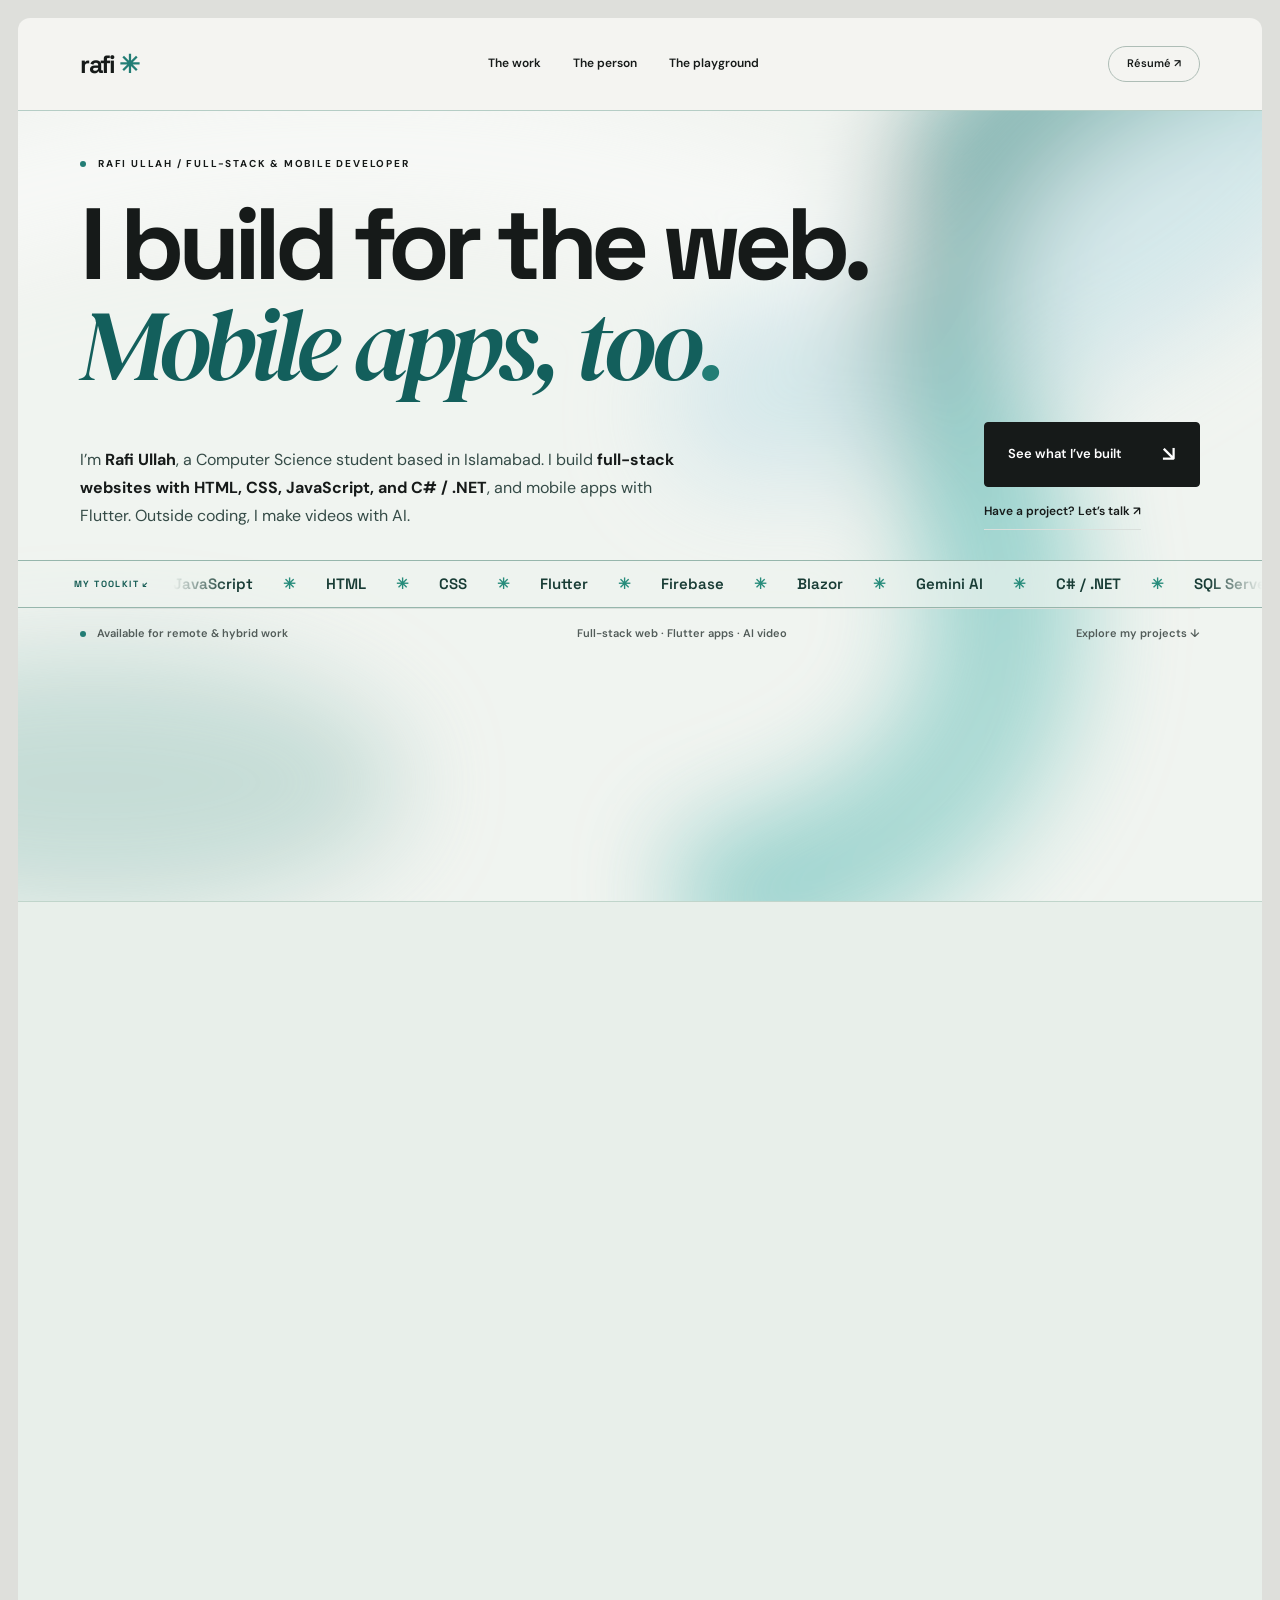
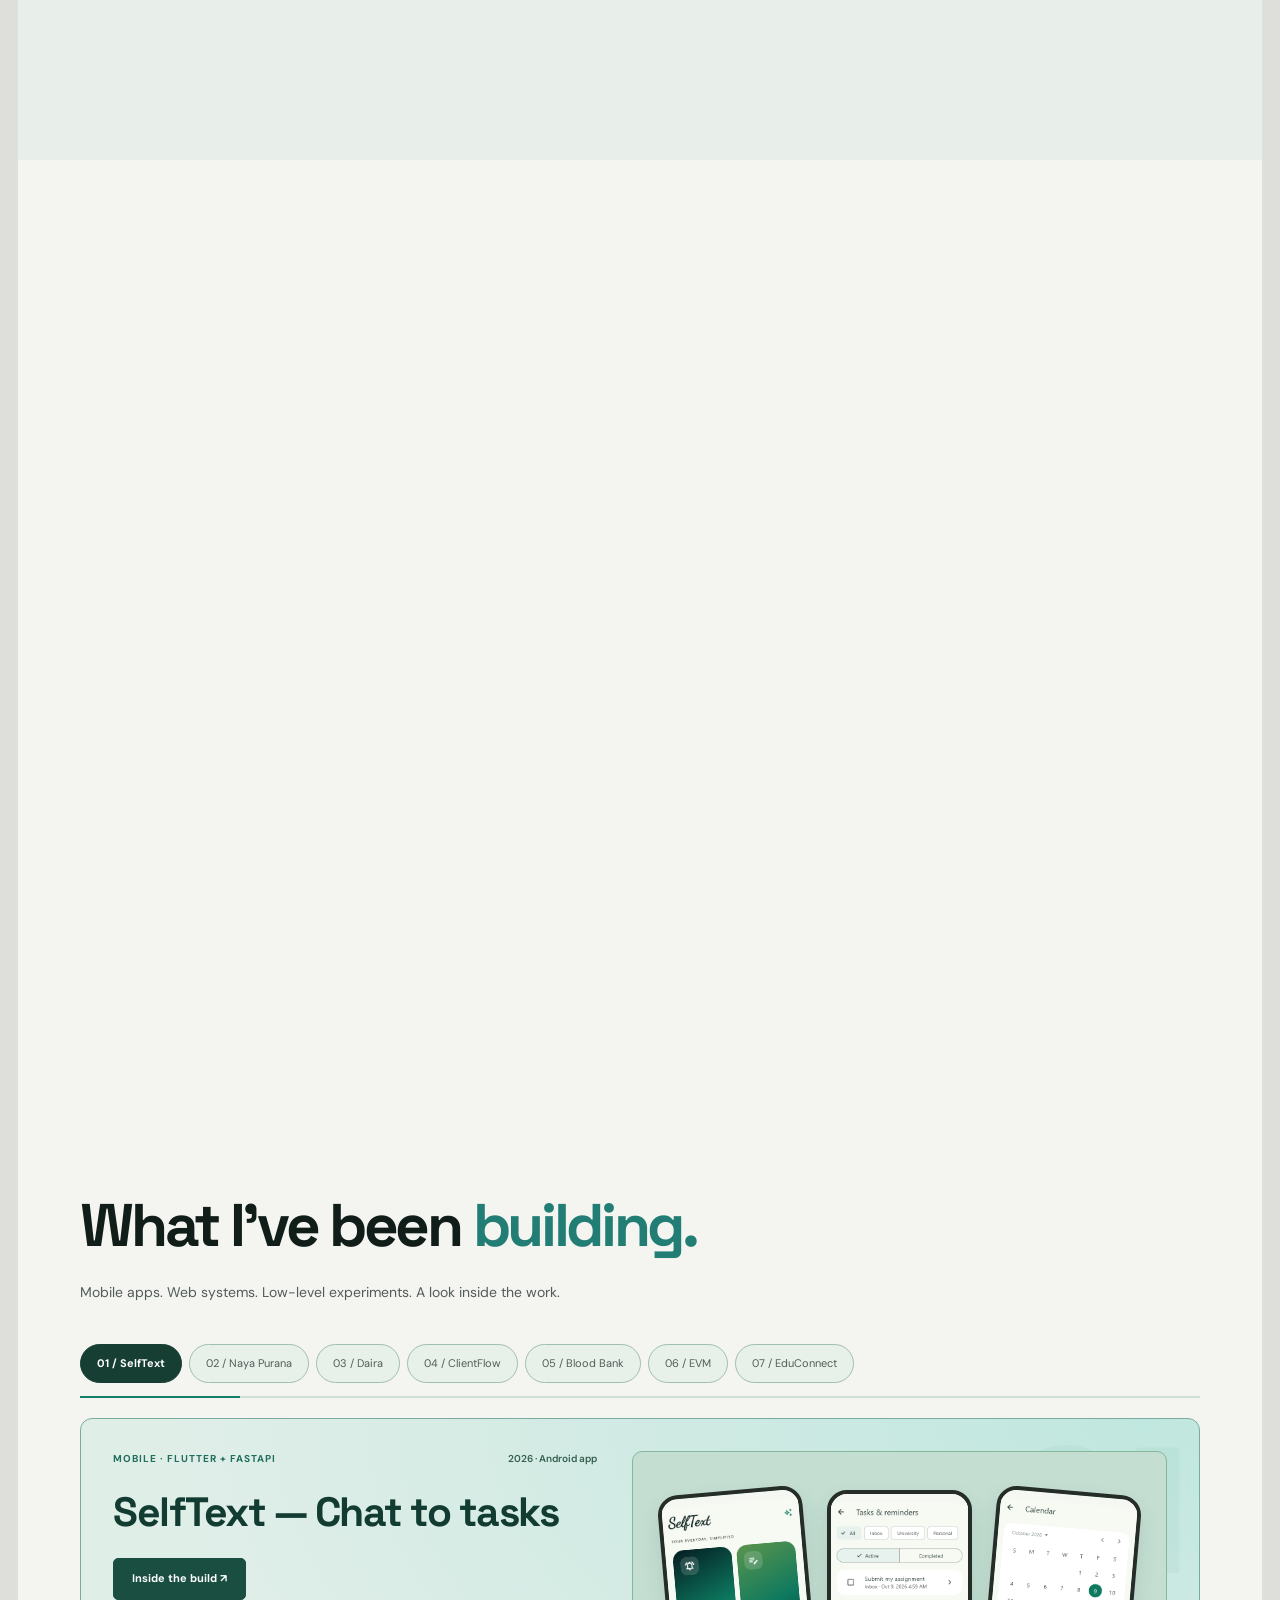
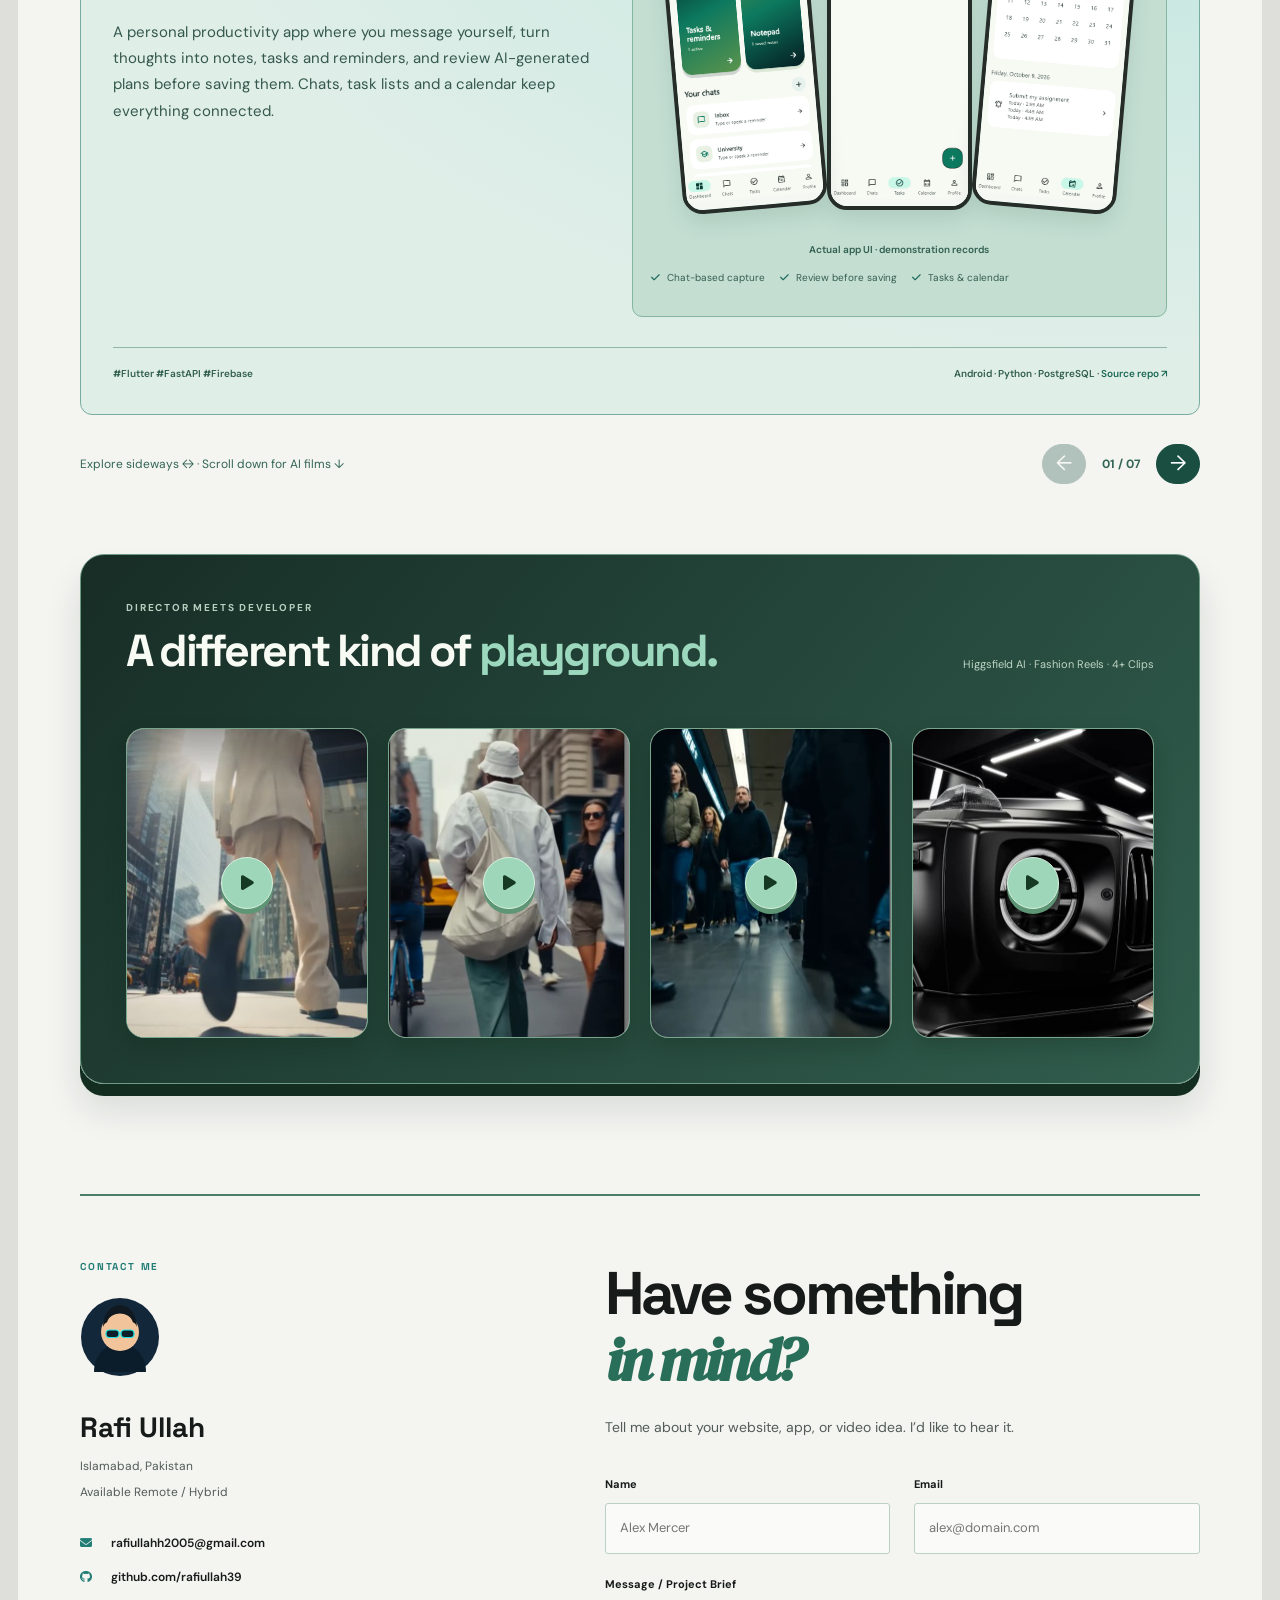
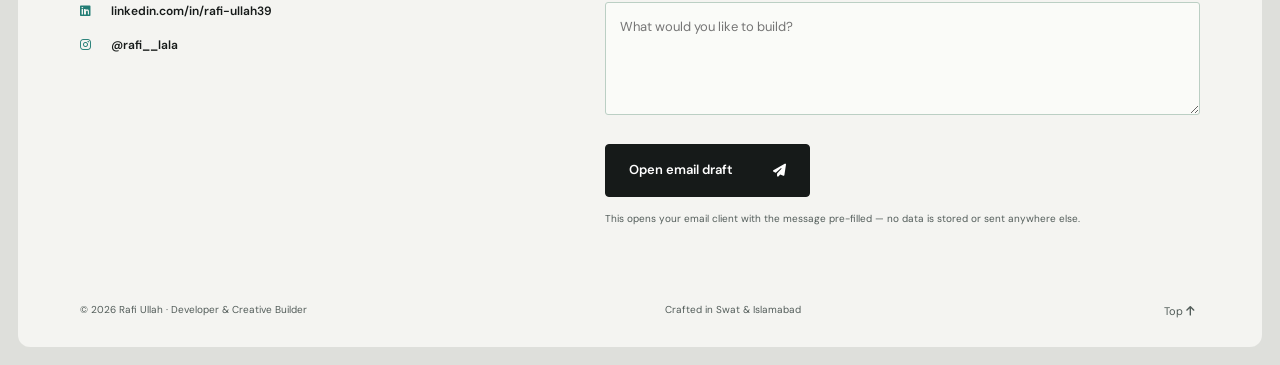
<file: index.html>
<!DOCTYPE html>
<html lang="en">
<head>
<meta charset="UTF-8">
<meta name="viewport" content="width=device-width, initial-scale=1.0">
<title>Rafi Ullah — Developer & Creative Builder</title>
<meta name="description" content="Rafi Ullah — full-stack web and Flutter developer in Islamabad. Explore mobile apps, web projects, and AI video work.">
<link rel="canonical" href="https://rafi-builds.vercel.app/">
<meta property="og:type" content="website">
<meta property="og:title" content="Rafi Ullah — Web & Flutter Developer">
<meta property="og:description" content="Explore my full-stack web and Flutter projects, case studies, and AI video work.">
<meta property="og:url" content="https://rafi-builds.vercel.app/">
<meta property="og:image" content="https://rafi-builds.vercel.app/assets/portfolio-preview.jpg">
<meta name="twitter:card" content="summary_large_image">

<link rel="preconnect" href="https://fonts.googleapis.com">
<link href="https://fonts.googleapis.com/css2?family=Space+Grotesk:wght@400;500;600;700&family=DM+Sans:wght@400;500;600;700&family=DM+Serif+Display:ital@0;1&display=swap" rel="stylesheet">
<link rel="stylesheet" href="https://cdnjs.cloudflare.com/ajax/libs/font-awesome/6.5.1/css/all.min.css">
<link rel="stylesheet" href="minimal.css">
<link rel="stylesheet" href="motion-polish.css?v=20261025">
</head>
<body>

<div class="reading-progress" aria-hidden="true"></div>
<header class="site-header"><a class="brand" href="#top">rafi<span>✳</span></a><nav aria-label="Main navigation"><a href="#projects">The work</a><a href="#person-intro">The person</a><a href="#playground">The playground</a></nav><a class="resume-btn" href="assets/Rafi_Ullah_CV.pdf" download>Résumé ↗</a></header>
<main><section class="hero" id="top"><div class="hero-grain" aria-hidden="true"></div><div class="hero-kicker"><span class="status-dot"></span> RAFI ULLAH / FULL-STACK &amp; MOBILE DEVELOPER</div><h1>I build for the web.<br><span>Mobile apps, too<span class="period">.</span></span></h1><div class="hero-bottom"><p>I’m <strong>Rafi Ullah</strong>, a Computer Science student based in Islamabad. I build <strong>full-stack websites with HTML, CSS, JavaScript, and C# / .NET</strong>, and mobile apps with Flutter. Outside coding, I make videos with AI.</p><div class="hero-actions"><a class="dark-button" href="#projects">See what I’ve built <span>↘</span></a><a class="text-link" href="#contact">Have a project? Let’s talk ↗</a></div></div>
<div class="skills-ribbon" aria-label="Software I build with"><span class="ribbon-label">MY TOOLKIT ↙</span><div class="ribbon-window"><div class="ribbon-track"><div class="ribbon-group"><span>JavaScript<i aria-hidden="true">✳</i></span><span>HTML<i aria-hidden="true">✳</i></span><span>CSS<i aria-hidden="true">✳</i></span><span>Flutter<i aria-hidden="true">✳</i></span><span>Firebase<i aria-hidden="true">✳</i></span><span>Blazor<i aria-hidden="true">✳</i></span><span>Gemini AI<i aria-hidden="true">✳</i></span><span>C# / .NET<i aria-hidden="true">✳</i></span><span>SQL Server<i aria-hidden="true">✳</i></span><span>x86 ASM<i aria-hidden="true">✳</i></span><span>C++<i aria-hidden="true">✳</i></span></div><div class="ribbon-group" aria-hidden="true"><span>JavaScript<i aria-hidden="true">✳</i></span><span>HTML<i aria-hidden="true">✳</i></span><span>CSS<i aria-hidden="true">✳</i></span><span>Flutter<i aria-hidden="true">✳</i></span><span>Firebase<i aria-hidden="true">✳</i></span><span>Blazor<i aria-hidden="true">✳</i></span><span>Gemini AI<i aria-hidden="true">✳</i></span><span>C# / .NET<i aria-hidden="true">✳</i></span><span>SQL Server<i aria-hidden="true">✳</i></span><span>x86 ASM<i aria-hidden="true">✳</i></span><span>C++<i aria-hidden="true">✳</i></span></div></div></div></div>
<div class="hero-footer"><span><span class="status-dot"></span> Available for remote &amp; hybrid work</span><span>Full-stack web · Flutter apps · AI video</span><a href="#projects">Explore my projects ↓</a></div></section>
<section class="section person-intro" id="person-intro" aria-label="Meet Rafi Ullah">
  <div class="person-layout"><div class="id-card entrance entrance-left">
      <span class="id-card-kicker">Hello, I am</span>
      <h3 class="id-card-name">Rafi Ullah</h3>
            <div class="id-card-photo">
        <img src="assets/rafi.jpeg" alt="Rafi Ullah" class="id-card-real-photo">
      </div>
      <a href="https://airuniversity.edu.pk" target="_blank" rel="noopener" class="id-card-uni">Air University &middot; Islamabad</a>
      <div class="profile-facts"><p><strong>BS Computer Science</strong><span>5th semester · CGPA 3.13 / 4.0</span></p><p><strong>Swat → Islamabad</strong><span>Khyber Pakhtunkhwa, Pakistan</span></p></div>
    </div>
  <div class="person-story entrance entrance-right"><p class="mini-heading">THE PERSON BEHIND THE WORK</p>
    <h2>Hi, I’m Rafi.<br><span class="editorial-accent">Let’s build something.</span></h2>
    <p class="person-lead">Full-stack web developer. Flutter builder. Computer Science student at Air University.</p>
    <div class="edu-col credential-card">
          <h3 class="mini-heading"><i class="fas fa-graduation-cap" aria-hidden="true"></i> Education</h3>
          <div class="mini-item">
            <span class="mini-dot mini-dot--cyan"></span>
            <div>
              <p class="mini-title">2024 — Present</p>
              <p class="mini-body">Air University Islamabad</p>
              <p class="mini-meta">BS Computer Science &middot; <span class="accent-cyan">CGPA 3.13</span></p>
            </div>
          </div>
        </div>
    <a class="text-link" href="#profile">A little more about me ↓</a>
  </div></div>
</section>
<!-- ======================= PROFILE / ABOUT ======================= -->
<section class="section" id="profile">
  <div class="section-nav-wrap">
    <nav class="pill-nav pill-nav--inline">
      <span class="pill-highlight" aria-hidden="true"></span>
      <a href="#profile" class="pill-link active" data-section="profile">Profile</a>
      <a href="#projects" class="pill-link" data-section="projects">Project</a>
      <a href="#contact" class="pill-link" data-section="contact">Contact</a>
    </nav>
  </div>

  <div class="profile-grid">
    <div class="profile-content entrance">
      <div class="about-card reveal"><h2 class="section-heading"><span class="heading-bullet heading-bullet--cyan"></span>A little about me</h2>
      <p class="about-text reveal">
        I’m a full-stack web and mobile developer, and a Computer Science student at Air University.
        I use HTML, CSS, and JavaScript for the frontend, and C# / .NET with SQL Server for the backend and database.
        That means I build both the screens people use and the systems that make them work.
        For mobile, I build with Flutter and Firebase. Outside coding, I make AI videos and try out new ways to tell a story.
      </p></div>

      <h2 class="section-heading"><span class="heading-bullet heading-bullet--red"></span>Software Skills</h2>
      <div class="skills-row reveal">
        <div class="skill-badge"><span class="skill-icon"><i class="fas fa-code" aria-hidden="true"></i></span><span>Next.js</span></div>
        <div class="skill-badge"><span class="skill-icon"><i class="fab fa-react" aria-hidden="true"></i></span><span>React</span></div>
        <div class="skill-badge"><span class="skill-icon"><i class="fas fa-code" aria-hidden="true"></i></span><span>TypeScript</span></div>
        <div class="skill-badge"><span class="skill-icon"><i class="fas fa-database" aria-hidden="true"></i></span><span>PostgreSQL</span></div>
        <div class="skill-badge"><span class="skill-icon skill-icon--javascript"><i class="fab fa-js" aria-hidden="true"></i></span><span>JavaScript</span></div>
        <div class="skill-badge"><span class="skill-icon skill-icon--html"><i class="fab fa-html5" aria-hidden="true"></i></span><span>HTML</span></div>
        <div class="skill-badge"><span class="skill-icon skill-icon--css"><i class="fab fa-css3-alt" aria-hidden="true"></i></span><span>CSS</span></div>
        <div class="skill-badge"><span class="skill-icon skill-icon--flutter"><i class="fas fa-mobile-screen"></i></span><span>Flutter</span></div>
        <div class="skill-badge"><span class="skill-icon skill-icon--firebase"><i class="fas fa-fire"></i></span><span>Firebase</span></div>
        <div class="skill-badge"><span class="skill-icon skill-icon--blazor"><i class="fas fa-table-cells-large"></i></span><span>Blazor</span></div>
        <div class="skill-badge"><span class="skill-icon skill-icon--gemini"><i class="fas fa-wand-magic-sparkles"></i></span><span>Gemini AI</span></div>
        <div class="skill-badge"><span class="skill-icon skill-icon--dotnet"><i class="fas fa-code"></i></span><span>C# / .NET</span></div>
        <div class="skill-badge"><span class="skill-icon skill-icon--sql"><i class="fas fa-database"></i></span><span>SQL Server</span></div>
        <div class="skill-badge"><span class="skill-icon skill-icon--asm"><i class="fas fa-microchip"></i></span><span>x86 ASM</span></div>
        <div class="skill-badge"><span class="skill-icon skill-icon--cpp"><i class="fas fa-plus"></i></span><span>C++</span></div>
      </div>

      <div class="edu-exp-grid">
        <div class="exp-col credential-card reveal">
          <h3 class="mini-heading"><i class="fas fa-laptop-code" aria-hidden="true"></i> Experience</h3>
          <div class="mini-item">
            <span class="mini-dot mini-dot--red"></span>
            <div>
              <p class="mini-title">Full Stack AI Fellowship</p>
              <p class="mini-body">Fellowship Graduate</p>
              <p class="mini-meta">Git/GitHub, JavaScript, Generative Agents</p>
            </div>
          </div>
        </div>
        <div class="certificate-col credential-card reveal"><h3 class="mini-heading"><i class="fas fa-certificate" aria-hidden="true"></i> Certification</h3><div class="mini-item">
            <span class="mini-dot mini-dot--red"></span>
            <div>
              <p class="mini-title">freeCodeCamp Certified</p>
              <p class="mini-body">JavaScript Developer Certification</p>
              <p class="mini-meta">Issued September 25, 2026</p>
            </div>
          </div>
        </div>
      </div>

      <h3 class="mini-heading mini-heading--spaced">Technical strengths</h3>
      <div class="skills-row reveal" aria-label="Technical strengths">
        <div class="skill-badge"><span>HTML</span></div>
        <div class="skill-badge"><span>CSS</span></div>
        <div class="skill-badge"><span>JavaScript</span></div>
        <div class="skill-badge"><span>Dart &amp; Flutter</span></div>
        <div class="skill-badge"><span>C# &amp; Blazor</span></div>
        <div class="skill-badge"><span>C++ &amp; Low-Level</span></div>
      </div>
    </div>
  </div>
</section>

<!-- ======================= PROJECTS ======================= -->
<section class="section" id="projects">
  <div class="section-nav-wrap">
    <nav class="pill-nav pill-nav--inline">
      <span class="pill-highlight" aria-hidden="true"></span>
      <a href="#profile" class="pill-link" data-section="profile">Profile</a>
      <a href="#projects" class="pill-link active" data-section="projects">Project</a>
      <a href="#contact" class="pill-link" data-section="contact">Contact</a>
    </nav>
  </div>

  <div class="projects-heading reveal">
    <h2 class="big-heading">What I’ve been <span class="accent-red-text">building.</span></h2>
    <p class="projects-subtitle">Mobile apps. Web systems. Low-level experiments. A look inside the work.</p>
  </div>

  <div class="feature-grid">


    <!-- SELFTEXT: actual Flutter UI screenshots with demonstration records -->
    <article class="feature-card reveal" data-project="selftext" data-project-label="SelfText">
      <div class="feature-top"><span class="feature-tag">Mobile · Flutter + FastAPI</span><span class="feature-year">2026 · Android app</span></div>
      <h3 class="feature-title">SelfText — Chat to tasks</h3><button class="case-button" data-case="selftext">Inside the build ↗</button>
      <p class="feature-desc">A personal productivity app where you message yourself, turn thoughts into notes, tasks and reminders, and review AI-generated plans before saving them. Chats, task lists and a calendar keep everything connected.</p>
      <div class="daira-showcase selftext-showcase">
        <div class="phone-frame-track" aria-label="SelfText app screenshots">
          <div class="phone-frame"><img src="assets/selftext/dashboard.png" alt="SelfText's real dashboard with Tasks and reminders, Notepad, and personal chats" loading="lazy" class="zoomable" tabindex="0" role="button" aria-label="Enlarge SelfText dashboard screenshot"></div>
          <div class="phone-frame"><img src="assets/selftext/tasks.png" alt="SelfText's real task list showing a demonstration assignment reminder" loading="lazy" class="zoomable" tabindex="0" role="button" aria-label="Enlarge SelfText tasks screenshot"></div>
          <div class="phone-frame"><img src="assets/selftext/calendar.png" alt="SelfText's real calendar with a demonstration task and reminder times" loading="lazy" class="zoomable" tabindex="0" role="button" aria-label="Enlarge SelfText calendar screenshot"></div>
        </div>
        <p class="selftext-screen-note">Actual app UI · demonstration records</p>
        <ul class="feature-checklist"><li><i class="fas fa-check"></i> Chat-based capture</li><li><i class="fas fa-check"></i> Review before saving</li><li><i class="fas fa-check"></i> Tasks &amp; calendar</li></ul>
      </div>
      <div class="feature-footer"><span class="feature-hashtags">#Flutter #FastAPI #Firebase</span><span>Android · Python · PostgreSQL · <a href="https://github.com/rafiullah39/SelfTextApp" target="_blank" rel="noopener" aria-label="Open the public SelfTextApp GitHub repository">Source repo ↗</a></span></div>
    </article>

    <!-- NAYA PURANA STORE: actual public sample storefront -->
    <article class="feature-card reveal" data-project="naya" data-project-label="Naya Purana">
      <div class="feature-top"><span class="feature-tag">Web · Next.js + PostgreSQL</span><span class="feature-year">2026 · Public sample</span></div>
      <h3 class="feature-title">Naya Purana Store</h3><button class="case-button" data-case="naya">Inside the build ↗</button>
      <p class="feature-desc">A thrift storefront for shoes and jackets, built around bold visuals and practical shopping flows. Search and filter the collection, explore condition and size details, and follow a cart-to-order workflow backed by inventory and order management.</p>
      <div class="browser-frame">
        <div class="browser-topbar"><span class="tl tl-red"></span><span class="tl tl-yellow"></span><span class="tl tl-green"></span><span class="browser-url">NAYA Purana / real storefront UI</span></div>
        <div class="browser-screen-track">
          <img src="assets/naya-purana/home.jpg" alt="Naya Purana's live homepage with the original logo and bold shoes and jackets campaign" loading="lazy" class="zoomable" tabindex="0" role="button" aria-label="Enlarge Naya Purana homepage screenshot">
          <img src="assets/naya-purana/catalog.jpg" alt="Naya Purana's live sample catalog with search, category filters and illustrated products" loading="lazy" class="zoomable" tabindex="0" role="button" aria-label="Enlarge Naya Purana catalog screenshot">
          <img src="assets/naya-purana/product.jpg" alt="Naya Purana's real product details page showing sample court sneakers, condition, price and sizes" loading="lazy" class="zoomable" tabindex="0" role="button" aria-label="Enlarge Naya Purana product screenshot">
        </div>
        <div class="browser-tags"><span class="chip">Next.js · React · TypeScript</span><span class="chip">PostgreSQL · Auth.js</span></div>
        <p class="browser-caption">Live sample storefront · real ordering remains closed.</p>
      </div>
      <div class="feature-footer"><span class="feature-hashtags">#NextJS #React #PostgreSQL</span><span><a href="https://naya-purana.netlify.app/" target="_blank" rel="noopener" aria-label="Open Naya Purana Store website">Open website ↗</a> · <span class="feature-link-muted">Source remains private</span></span></div>
    </article>

    <!-- DAIRA -->
    <article class="feature-card reveal" data-project="daira" data-project-label="Daira">
      <div class="feature-top">
        <span class="feature-tag feature-tag--cyan">Mobile &middot; Flutter + AI</span>
        <span class="feature-year">2024 — Active</span>
      </div>
      <h3 class="feature-title">DAIRA — Smart Productivity</h3><button class="case-button" data-case="daira">Inside the build ↗</button>
      <p class="feature-desc">A Flutter app that turns habits and daily tasks into quests. Firebase keeps progress in sync, while Gemini offers help along the way—even when a connection isn’t always available.</p>

      <div class="daira-showcase">
        <div class="phone-frame-track">
          <div class="phone-frame">
            <img src="assets/daira/1.jpg" alt="DAIRA login screen" loading="lazy" class="zoomable" tabindex="0" role="button" aria-label="Enlarge project screenshot">
          </div>
          <div class="phone-frame">
            <img src="assets/daira/2.jpg" alt="DAIRA analytics screen" loading="lazy" class="zoomable" tabindex="0" role="button" aria-label="Enlarge project screenshot">
          </div>
          <div class="phone-frame">
            <img src="assets/daira/3.jpg" alt="DAIRA home screen with active quests" loading="lazy" class="zoomable" tabindex="0" role="button" aria-label="Enlarge project screenshot">
          </div>
        </div>
        <ul class="feature-checklist">
          <li><i class="fas fa-check"></i> Offline-first Cache</li>
          <li><i class="fas fa-check"></i> Gemini Prompt Co-pilot</li>
          <li><i class="fas fa-check"></i> Cross-Platform iOS/Android</li>
        </ul>
      </div>

      <div class="feature-footer">
        <span class="feature-hashtags">#Flutter #Firebase #Gemini</span>
        <a class="feature-link" href="https://github.com/rafiullah39/DAIRA" target="_blank" rel="noopener">View Source <i class="fas fa-arrow-up-right-from-square"></i></a>
      </div>
    </article>

    <!-- EDUCONNECT -->

  </div>

  <div class="small-grid">
    <article class="small-card reveal" data-project="crm" data-project-label="ClientFlow">
      <div class="small-top">
        <span class="small-tag accent-cyan"><i class="fas fa-diagram-project"></i> CRM App</span>
        <span class="feature-year">2024</span>
      </div>
      <h4 class="small-title">ClientFlow CRM</h4><button class="case-button" data-case="crm">Inside the build ↗</button>
      <p class="small-desc">Clean client lifecycle and relationship management platform with dynamic
        reporting dashboards and SQL Server persistence.</p>
      <img class="project-capture zoomable" src="assets/clientflow/home.png" alt="ClientFlow CRM running locally: customer management, AI assistant, invoicing, and meetings" loading="lazy" tabindex="0" role="button" aria-label="Enlarge ClientFlow screenshot">
      <div class="small-footer">
        <span>Blazor / SQL</span>
        <a href="https://github.com/rafiullah39/-full-stack-journey" target="_blank" rel="noopener" class="repo-link accent-cyan">Repo <i class="fas fa-arrow-up-right-from-square"></i></a>
      </div>
    </article>

    <article class="small-card reveal" data-project="blood" data-project-label="Blood Bank">
      <div class="small-top">
        <span class="small-tag accent-red"><i class="fas fa-heart-pulse"></i> Desktop</span>
        <span class="feature-year">2023</span>
      </div>
      <h4 class="small-title">Blood Bank MS</h4><button class="case-button" data-case="blood">Inside the build ↗</button>
      <p class="small-desc">Desktop management suite for hospital blood bank inventory, donor tracking,
        and emergency blood matching workflows.</p>
      <img class="project-capture zoomable" src="assets/blood-bank/main.jpg" alt="Blood Bank desktop application with donor, inventory, campaign, and record management controls" loading="lazy" tabindex="0" role="button" aria-label="Enlarge Blood Bank screenshot">
      <div class="small-footer">
        <span>Java / SQL Server</span>
        <a href="https://github.com/rafiullah39/BLOOD-BANK-MANAGEMENT-SYSTEM-" target="_blank" rel="noopener" class="repo-link accent-red">Repo <i class="fas fa-arrow-up-right-from-square"></i></a>
      </div>
    </article>

    <article class="small-card reveal" data-project="evm" data-project-label="EVM">
      <div class="small-top">
        <span class="small-tag accent-yellow"><i class="fas fa-gear"></i> Hardware / ASM</span>
        <span class="feature-year">2023</span>
      </div>
      <h4 class="small-title">EVM in 8086 ASM</h4><button class="case-button" data-case="evm">Inside the build ↗</button>
      <p class="small-desc">Electronic Voting Machine written right in x86 microprocessor assembly —
        engineered core candidate voting routines and memory buffers.</p>
      <div class="small-footer">
        <span>EMU8086 / ASM</span>
        <a href="https://github.com/rafiullah39/Console-based-social-media-app" target="_blank" rel="noopener" class="repo-link accent-yellow">Repo <i class="fas fa-arrow-up-right-from-square"></i></a>
      </div>
    </article>

    <article class="feature-card reveal" data-project="edu" data-project-label="EduConnect">
      <div class="feature-top">
        <span class="feature-tag feature-tag--purple"><i class="fas fa-square"></i> Web &middot; Blazor Server</span>
        <span class="feature-year">2024</span>
      </div>
      <h3 class="feature-title">EduConnect</h3><button class="case-button" data-case="edu">Inside the build ↗</button>
      <p class="feature-desc">An education portal that gives students, faculty, and administrators their own workspace for courses, enrollment, grades, and notifications.</p>

      <div class="browser-frame">
        <div class="browser-topbar">
          <span class="tl tl-red"></span><span class="tl tl-yellow"></span><span class="tl tl-green"></span>
          <span class="browser-url">EduConnect / academic workspace</span>
        </div>
        <div class="browser-screen-track">
          <img src="assets/educonnect/1.jpg" alt="EduConnect sign-in portal" loading="lazy" class="zoomable" tabindex="0" role="button" aria-label="Enlarge project screenshot">
          <img src="assets/educonnect/courses.png" alt="EduConnect course management dashboard" loading="lazy" class="zoomable" tabindex="0" role="button" aria-label="Enlarge project screenshot">
          <img src="assets/educonnect/dashboard.png" alt="EduConnect admin dashboard" loading="lazy" class="zoomable" tabindex="0" role="button" aria-label="Enlarge project screenshot">
        </div>
        <div class="browser-tags">
          <span class="chip chip--purple">SOLID Architecture</span>
          <span class="chip chip--green">RBAC Permissions</span>
        </div>
        <p class="browser-caption">.NET 9 &middot; Interface-based services</p>
      </div>

      <div class="feature-footer">
        <span class="feature-hashtags">#Blazor #C# #SOLID</span>
        <a class="feature-link" href="https://github.com/rafiullah39/Edu-Portal" target="_blank" rel="noopener">Case Code <i class="fas fa-arrow-up-right-from-square"></i></a>
      </div>
    </article>
  </div>

  <!-- ======================= AI VIDEO PLAYGROUND ======================= -->
  <div class="video-panel reveal" id="playground">
    <div class="video-panel-head">
      <div>
        <p class="video-kicker">Director Meets Developer</p>
        <h2 class="big-heading big-heading--sm">A different kind of <span class="accent-red-text">playground.</span></h2>
      </div>
      <span class="video-badge">Higgsfield AI &middot; Fashion Reels &middot; 4+ Clips</span>
    </div>

    <div class="video-grid">
      <button class="video-card video-card--red" data-video="assets/videos/clip1.mp4" data-title="Cinematic Ad Concept">
        <img src="assets/videos/poster1.jpg" alt="" loading="lazy">
        <span class="video-play"><i class="fas fa-play"></i></span>
        <span class="video-caption"><strong>Cinematic Ad Concept</strong><em>Higgsfield Motion</em></span>
      </button>
      <button class="video-card video-card--purple" data-video="assets/videos/clip2.mp4" data-title="Fashion Reel Production">
        <img src="assets/videos/poster2.jpg" alt="" loading="lazy">
        <span class="video-play"><i class="fas fa-play"></i></span>
        <span class="video-caption"><strong>Fashion Reel Production</strong><em>Visual Shorts</em></span>
      </button>
      <button class="video-card video-card--teal" data-video="assets/videos/clip3.mp4" data-title="AI Promo Campaign">
        <img src="assets/videos/poster3.jpg" alt="" loading="lazy">
        <span class="video-play"><i class="fas fa-play"></i></span>
        <span class="video-caption"><strong>AI Promo Campaign</strong><em>Generative Audio &amp; Cuts</em></span>
      </button>
      <button class="video-card video-card--amber" data-video="assets/videos/clip4.mp4" data-title="Brand Film Concept">
        <img src="assets/videos/poster4.jpg" alt="" loading="lazy">
        <span class="video-play"><i class="fas fa-play"></i></span>
        <span class="video-caption"><strong>Brand Film Concept</strong><em>Cinematic Direction</em></span>
      </button>
    </div>
  </div>
</section>

<!-- ======================= CONTACT ======================= -->
<section class="section" id="contact">
  <div class="contact-grid">
    <div class="contact-left reveal">
      <h3 class="mini-heading">Contact Me</h3>
      <div class="contact-avatar">
        <svg viewBox="0 0 160 160" aria-hidden="true">
          <circle cx="80" cy="80" r="78" fill="#12283a"/>
          <path d="M28 150c0-34 24-58 52-58s52 24 52 58" fill="#0b1c2a"/>
          <circle cx="80" cy="70" r="38" fill="#f2c49b"/>
          <path d="M46 62c0-28 16-46 34-46s34 18 34 46c0-6-5-11-8-11-3-11-13-18-26-18s-23 7-26 18c-3 0-8 5-8 11z" fill="#101820"/>
          <rect x="52" y="66" width="26" height="15" rx="7" fill="#0d1f2b" stroke="#22e5e5" stroke-width="2.4"/>
          <rect x="82" y="66" width="26" height="15" rx="7" fill="#0d1f2b" stroke="#22e5e5" stroke-width="2.4"/>
          <line x1="78" y1="72" x2="82" y2="72" stroke="#22e5e5" stroke-width="2.4"/>
        </svg>
      </div>
      <p class="contact-name">Rafi Ullah</p>
      <p class="contact-loc accent-cyan">Islamabad, Pakistan</p>
      <p class="contact-avail">Available Remote / Hybrid</p>

      <div class="contact-links">
        <a class="contact-row" href="mailto:rafiullahh2005@gmail.com">
          <span class="contact-icon contact-icon--cyan"><i class="fas fa-envelope"></i></span>
          rafiullahh2005@gmail.com
        </a>
        <a class="contact-row" href="https://github.com/rafiullah39" target="_blank" rel="noopener">
          <span class="contact-icon"><i class="fab fa-github"></i></span>
          github.com/rafiullah39
        </a>
        <a class="contact-row" href="https://linkedin.com/in/rafi-ullah39" target="_blank" rel="noopener">
          <span class="contact-icon contact-icon--blue"><i class="fab fa-linkedin"></i></span>
          linkedin.com/in/rafi-ullah39
        </a>
        <a class="contact-row" href="https://instagram.com/rafi__lala" target="_blank" rel="noopener">
          <span class="contact-icon contact-icon--pink"><i class="fab fa-instagram"></i></span>
          @rafi__lala
        </a>
      </div>
    </div>

    <div class="contact-right reveal">
      <nav class="pill-nav pill-nav--inline">
        <span class="pill-highlight" aria-hidden="true"></span>
        <a href="#profile" class="pill-link" data-section="profile">Profile</a>
        <a href="#projects" class="pill-link" data-section="projects">Project</a>
        <a href="#contact" class="pill-link active" data-section="contact">Contact</a>
      </nav>

      <h2 class="big-heading">Have something<br><span class="accent-red-text">in mind?</span></h2>
      <p class="projects-subtitle">Tell me about your website, app, or video idea. I’d like to hear it.</p>

      <form class="contact-form" id="contactForm">
        <div class="form-row">
          <div class="form-field">
            <label for="fName">Name</label>
            <input type="text" id="fName" name="name" placeholder="Alex Mercer" required>
          </div>
          <div class="form-field">
            <label for="fEmail">Email</label>
            <input type="email" id="fEmail" name="email" placeholder="alex@domain.com" required>
          </div>
        </div>
        <div class="form-field">
          <label for="fMessage">Message / Project Brief</label>
          <textarea id="fMessage" name="message" rows="4" placeholder="What would you like to build?" required></textarea>
        </div>
        <button type="submit" class="transmit-btn" id="transmitBtn">
          <span>Open email draft</span> <i class="fas fa-paper-plane"></i>
        </button>
        <p class="form-note" id="formNote">This opens your email client with the message pre-filled — no data is stored or sent anywhere else.</p>
      </form>
    </div>
  </div>
</section></main>

<footer class="site-footer">
  <span>&copy; 2026 Rafi Ullah &middot; Developer &amp; Creative Builder</span>
  <span>Crafted in Swat &amp; Islamabad</span>
  <button id="backToTop" class="top-link">Top <span class="hud-key">[Esc]</span> <i class="fas fa-arrow-up"></i></button>
</footer>

<!-- ======================= VIDEO LIGHTBOX ======================= -->
<div class="lightbox" id="lightbox" role="dialog" aria-modal="true" aria-label="Video player" hidden>
  <button class="lightbox-close" id="lightboxClose" aria-label="Close"><i class="fas fa-xmark"></i></button>
  <video id="lightboxVideo" controls playsinline tabindex="0"></video>
</div>

<dialog id="caseDialog" class="case-dialog"><button class="dialog-close" aria-label="Close case study">×</button><span class="card-kicker">BEHIND THE BUILD</span><h2 id="caseTitle"></h2><div id="caseBody"></div></dialog>
<dialog id="imageDialog" class="image-dialog"><button class="dialog-close" aria-label="Close screenshot">×</button><img id="fullImage" alt=""></dialog>
<script src="studio.js?v=20261025"></script>
<script src="scroll-scenes.js?v=20261025"></script>
<script src="refinement.js?v=20261025"></script>
</body>
</html>
</file>
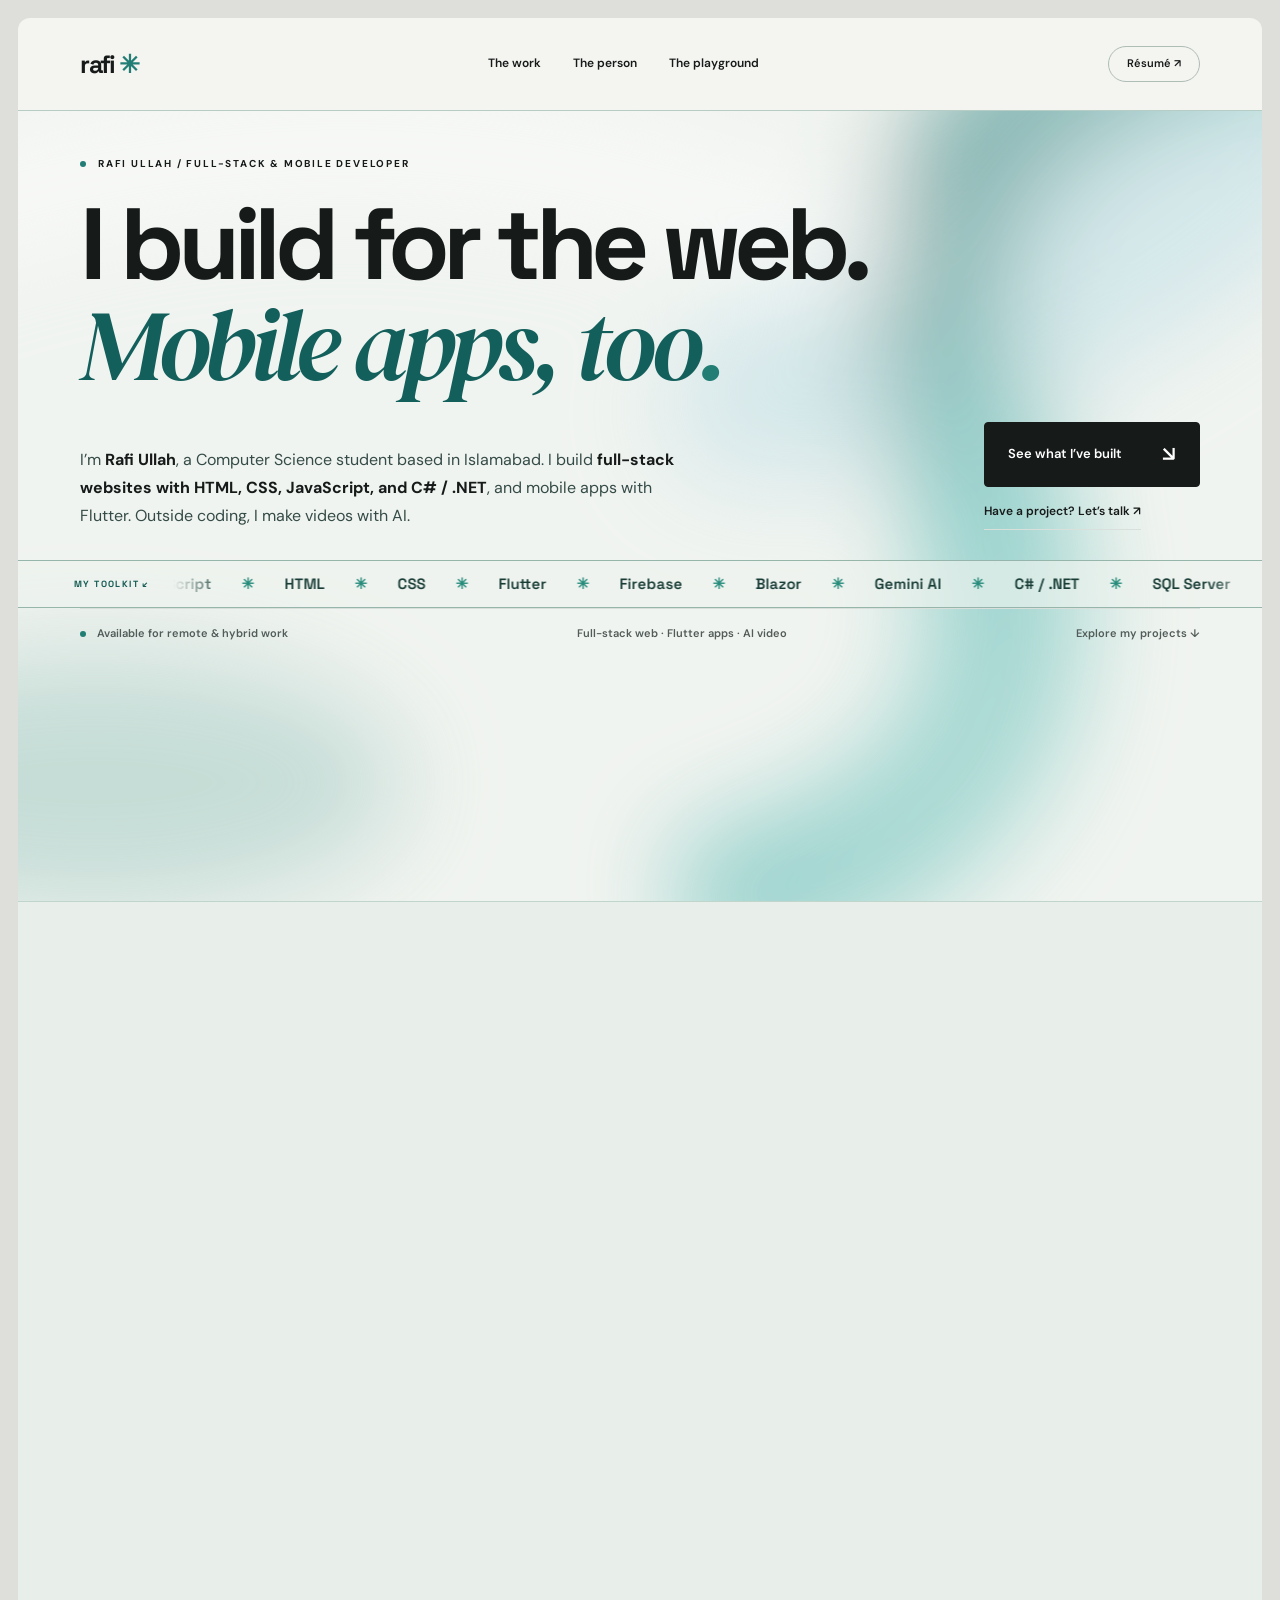
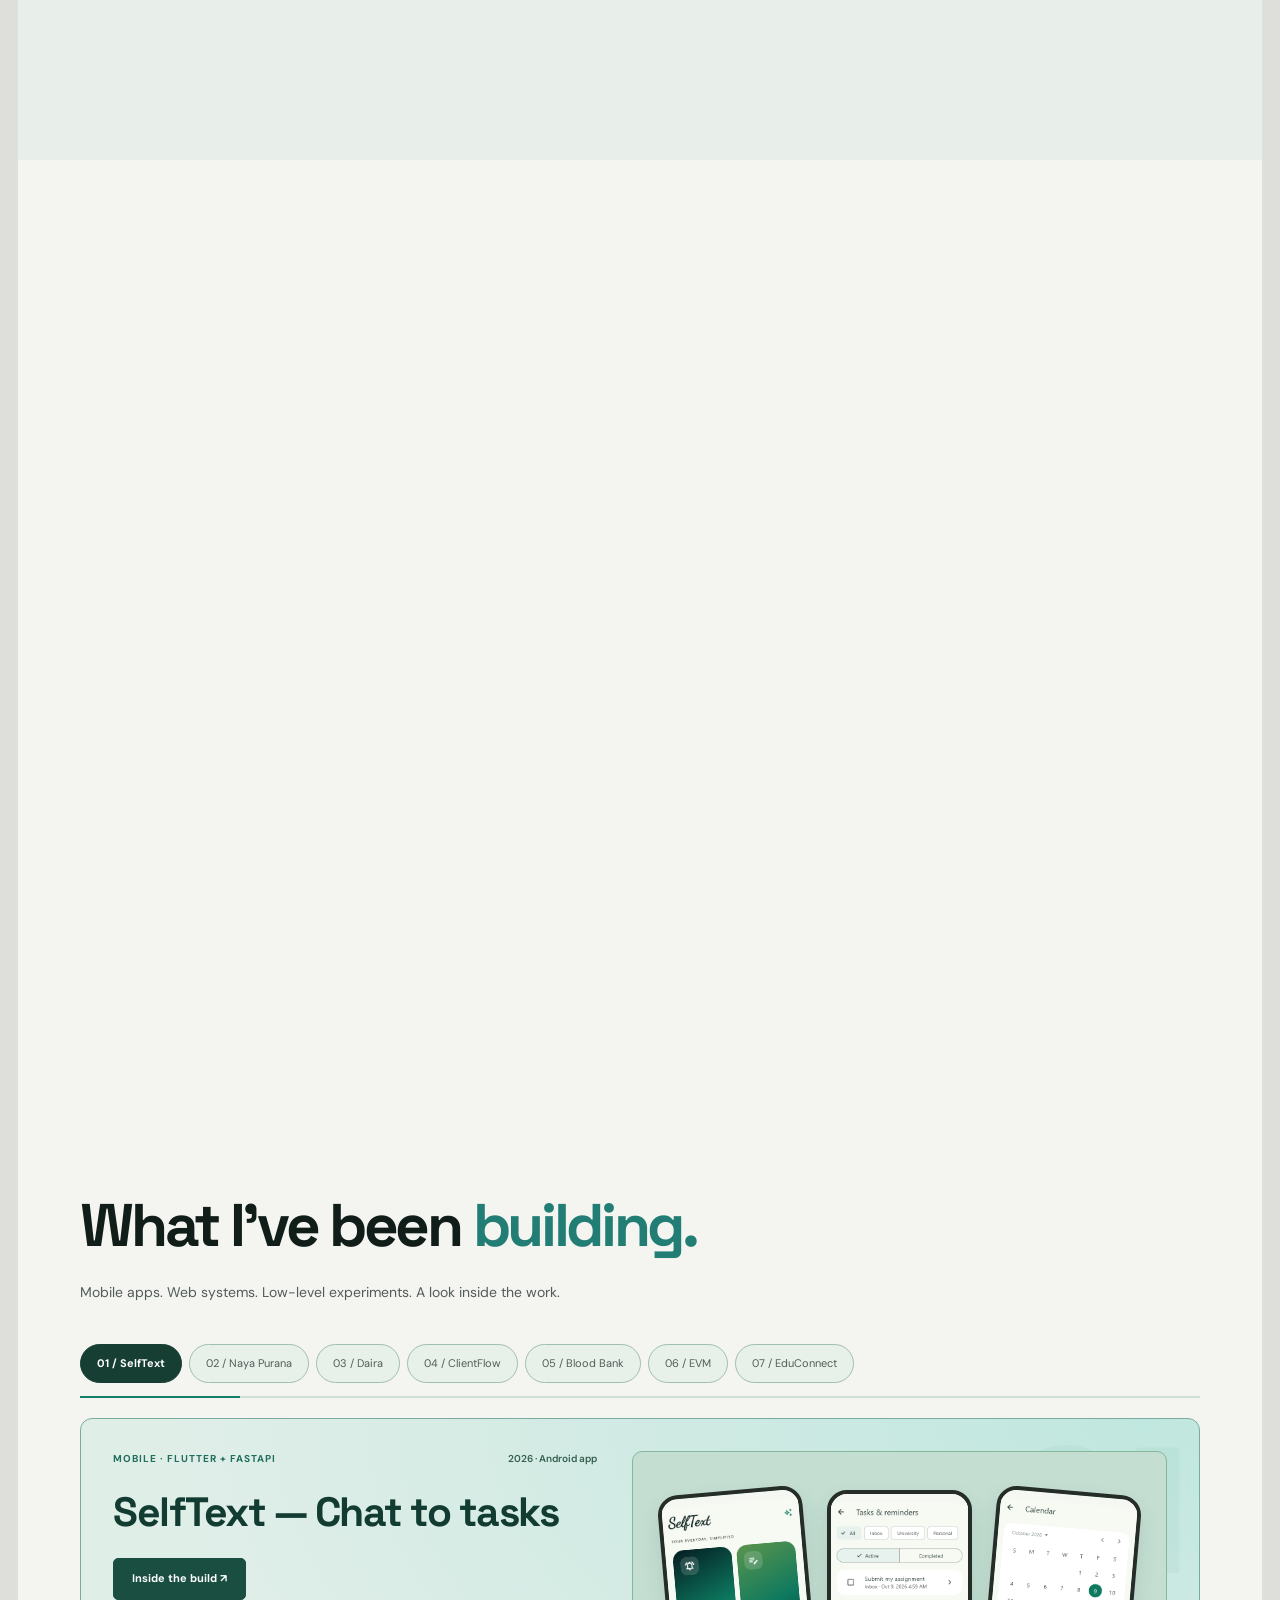
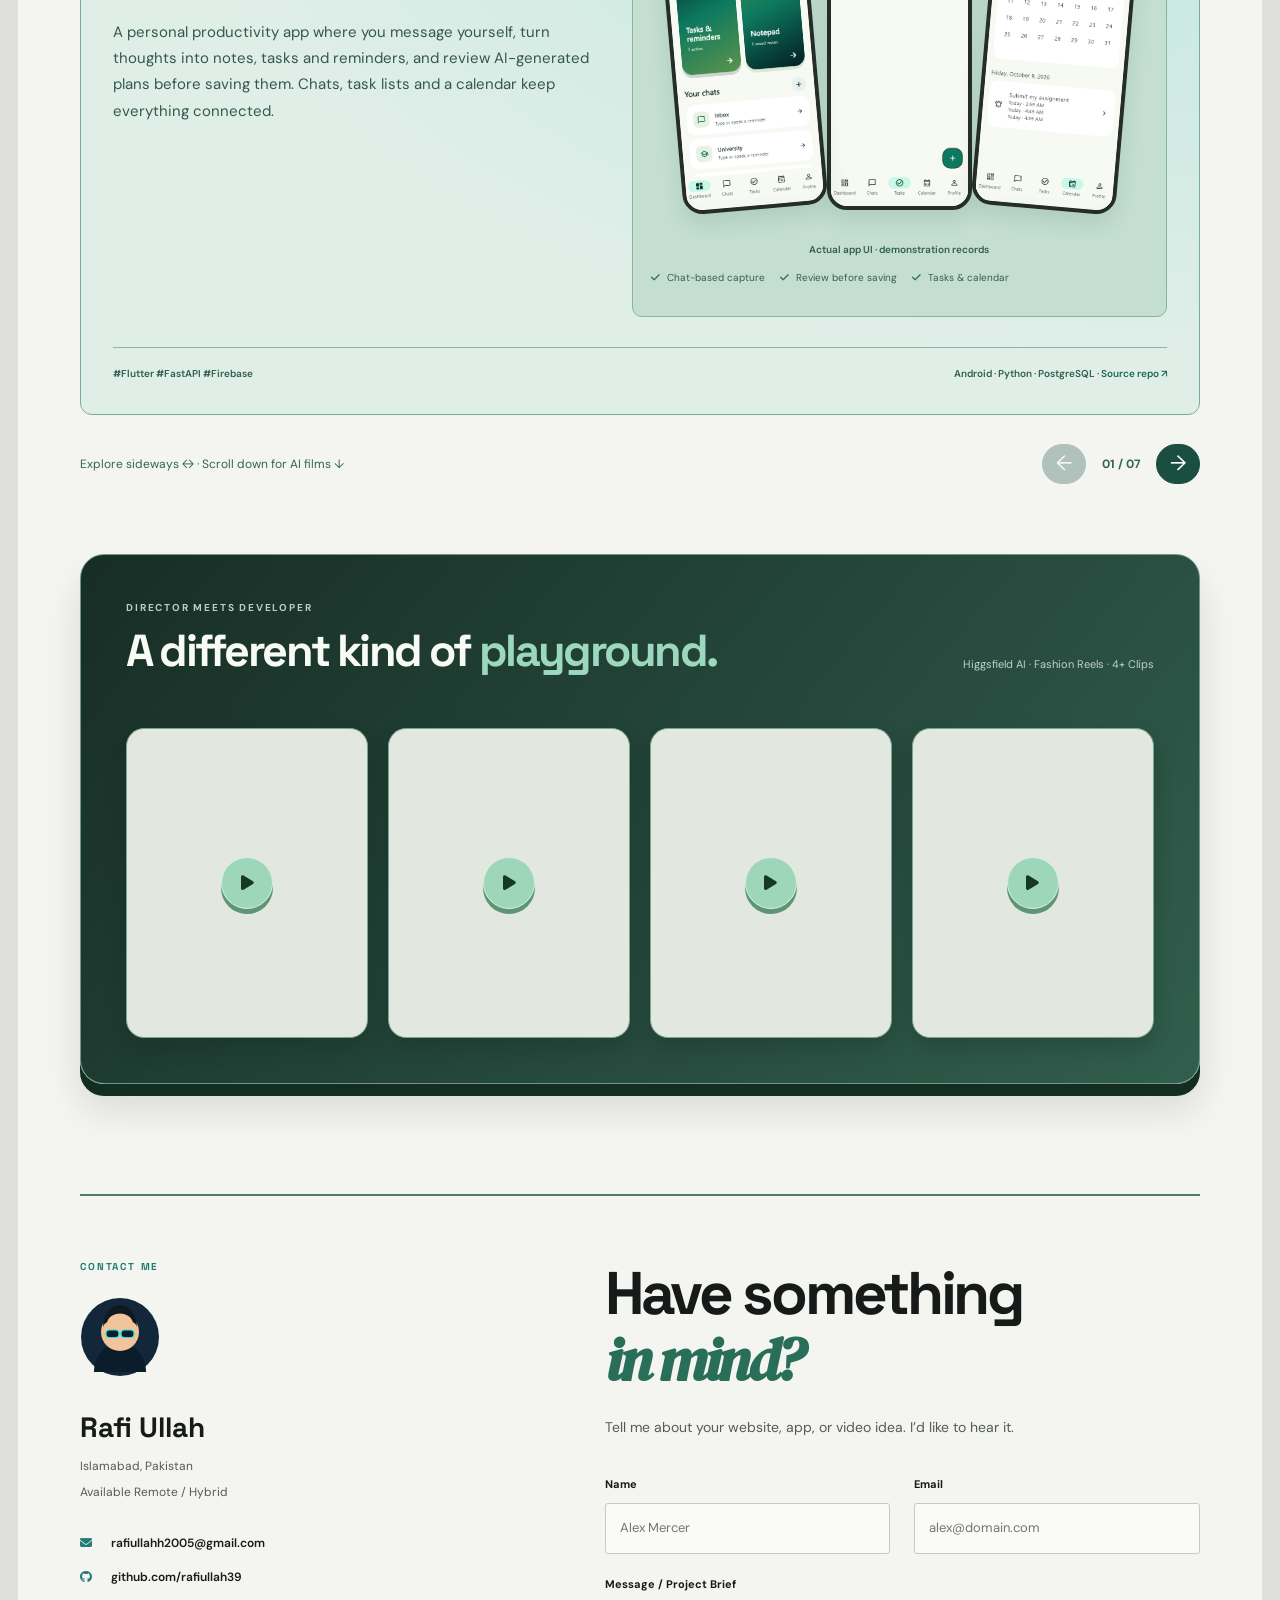
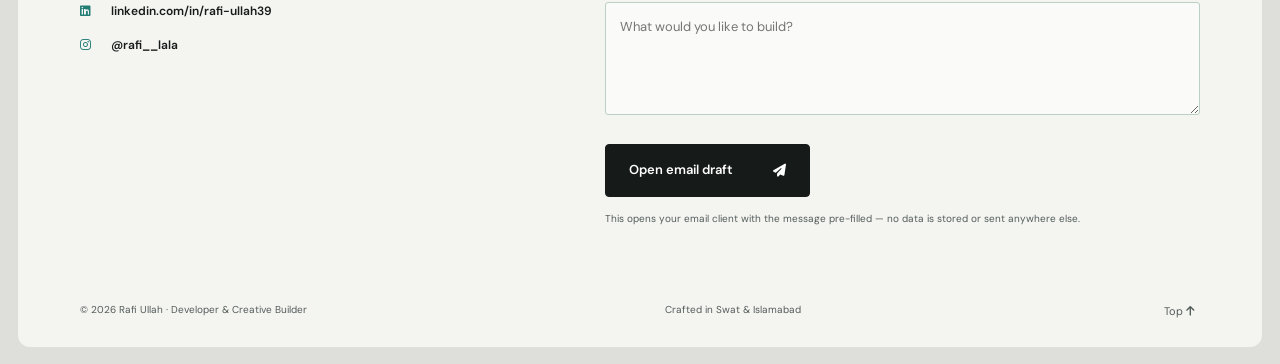
<file: design-preview.html>
<!doctype html><html lang="en"><head><meta charset="utf-8"><meta name="viewport" content="width=device-width,initial-scale=1"><meta http-equiv="refresh" content="0;url=/"><title>Rafi Ullah — New portfolio</title></head><body><a href="/">Open the updated portfolio</a></body></html>
</file>
<file: minimal.css>
:root{--paper:#f4f4f1;--ink:#161a19;--muted:#525c59;--teal:#227d75;--line:#d9dfdb;--display:'Space Grotesk',sans-serif}
.tilt{transform:none!important}.video-scenes:not(.is-pinned) .scene-panels{grid-template-columns:repeat(2,minmax(0,1fr))}
*{box-sizing:border-box}html{scroll-behavior:smooth;scroll-padding-top:35px}body{margin:18px;background:#dedfdb;color:var(--ink);font:15px/1.6 'DM Sans',sans-serif}body>header,main,.site-footer{background:var(--paper)}main{overflow:clip}button,input,textarea{font:inherit}button{cursor:pointer}a{color:inherit;text-decoration:none}img{max-width:100%}h1,h2,h3,h4,p{margin-top:0}h1,h2,h3,h4{font-family:var(--display);line-height:1.1}button,a,input,textarea,[tabindex]{-webkit-tap-highlight-color:transparent}:focus-visible{outline:3px solid var(--teal);outline-offset:5px}button{color:inherit}.reading-progress{position:fixed;top:0;left:0;height:2px;background:var(--teal);z-index:100}
.site-header{border-radius:12px 12px 0 0;display:flex;align-items:center;justify-content:space-between;padding:28px 5%;gap:30px}.brand{font:700 25px var(--display);letter-spacing:-1.5px}.brand span{color:var(--teal);margin-left:5px}.site-header nav{display:flex;gap:32px;font-size:12px;font-weight:600}.site-header nav a:hover,.text-link:hover{color:var(--teal)}.resume-btn{border:1px solid #aebdb6;border-radius:30px;padding:8px 18px;font-size:11px;font-weight:600}.hero,.section,.site-footer{padding-left:5%;padding-right:5%}.hero{position:relative;padding-top:78px;background:radial-gradient(ellipse at 75% 15%,#fff,transparent 50%),linear-gradient(145deg,#f4f4f1 40%,#e9ece8);isolation:isolate}.hero:before{content:'';position:absolute;inset:0;z-index:-1;background:repeating-linear-gradient(142deg,transparent 0 150px,#ffffff60 152px 184px,transparent 186px 320px);mask-image:linear-gradient(#000,transparent 90%)}.hero-grain{display:none}.hero-kicker,.mini-heading,.card-kicker,.desk-caption,.video-kicker{font-size:10px;letter-spacing:1.8px;font-weight:700;text-transform:uppercase}.status-dot{display:inline-block;width:6px;height:6px;border-radius:50%;background:var(--teal);margin-right:8px}.hero h1{font-size:clamp(60px,8.6vw,138px);font-weight:700;letter-spacing:-.065em;line-height:.99;margin:28px 0 45px}.hero h1>span{color:#67736e}.period{color:var(--teal)}.hero-bottom{display:flex;align-items:end;justify-content:space-between;gap:50px}.hero-bottom p{max-width:610px;font-size:16px;line-height:1.8;color:var(--muted);margin:0}.hero-bottom strong{color:var(--ink);font-weight:700}.hero-actions{display:grid;gap:15px;flex-shrink:0}.dark-button,.transmit-btn{display:flex;justify-content:space-between;align-items:center;gap:40px;padding:15px 23px;background:var(--ink);color:white;border:1px solid var(--ink);border-radius:4px;font-weight:600;font-size:13px;transition:background .2s}.dark-button:hover,.transmit-btn:hover{background:var(--teal);border-color:var(--teal)}.dark-button span{font-size:21px}.text-link{font-size:12px;font-weight:600;border-bottom:1px solid var(--line);padding-bottom:7px;width:fit-content}
.workbench{display:grid;grid-template-columns:1fr 1fr 1.3fr 1fr;align-items:stretch;gap:20px;margin-top:65px;padding:30px 0 24px;border-top:1px solid var(--line);position:relative}.desk-caption{grid-column:1/-1;color:var(--muted);font-size:9px}.desk-card{min-width:0;position:relative;transition:order .3s;background:#edeFEB;border:1px solid #d5dfd8;border-radius:5px;padding:18px;box-shadow:none;rotate:0!important;transform:none!important}.photo-card{padding:0;border:0;background:transparent}.photo-card img{width:100%;height:230px;object-fit:cover;object-position:center 30%;filter:grayscale(1)}.photo-card>div{font:700 17px var(--display);margin-top:12px}.photo-card>div span{display:block;font:500 11px 'DM Sans',sans-serif;margin-top:4px;color:var(--muted)}.photo-stamp,.desk-sticker{display:none}.app-card{background:#e7eeea;display:flex;flex-direction:column;align-items:center;text-align:center}.app-card .card-kicker{font-size:8px;letter-spacing:1px}.mini-phone{height:170px;width:84px;border:4px solid #202522;border-radius:15px;overflow:hidden;margin:15px auto;box-shadow:12px 15px 20px #1e292c12}.mini-phone img{width:100%;height:100%;object-fit:cover}.app-card>strong{font:700 25px var(--display)}.app-card>span:last-child{font-size:10px}.code-card{background:#e8eae6;border-color:#d3d8d2}.code-top{display:flex;justify-content:space-between;font-size:10px;color:var(--muted)}.code-top>span:first-child{color:var(--teal);letter-spacing:3px}.code-card pre{font:11px/1.8 monospace;margin:25px 0 12px;white-space:pre-wrap}.code-card pre span,.code-card pre i{color:var(--teal);font-style:normal}.code-label{font-size:8px;letter-spacing:1px;font-weight:700}.idea-card{background:#eeefea;text-align:left;display:flex;flex-direction:column;justify-content:space-between}.idea-card>span{font-size:9px;letter-spacing:1px}.idea-card strong{font:600 25px/1.2 var(--display);letter-spacing:-1px;margin:20px 0}.idea-card small{font-size:10px;color:var(--muted)}.shuffle-button{grid-column:1/-1;justify-self:end;border:0;background:none;font-size:10px;color:var(--muted);padding:0}.shuffled .photo-card{order:3}.shuffled .app-card{order:1}.shuffled .code-card{order:4}.shuffled .idea-card{order:2}.shuffled .desk-caption{order:0}.shuffled .shuffle-button{order:5}.hero-footer{display:flex;justify-content:space-between;gap:20px;border-top:1px solid var(--line);padding:24px 0;font-size:11px;font-weight:600;color:var(--muted)}
.section{padding-top:110px}.section-nav-wrap,.pill-nav{display:none}.profile-grid{display:grid;grid-template-columns:280px minmax(0,1fr);gap:70px;max-width:1250px;margin:auto}.id-card{padding:0}.id-card-kicker{font-size:11px;font-weight:600;color:var(--muted)}.id-card-name{font-size:32px;font-weight:700;margin:12px 0 24px;letter-spacing:-1px}.id-card-photo{height:345px;background:#e5e8e3;overflow:hidden}.id-card-photo img{width:100%;height:100%;object-fit:cover;object-position:center 30%;filter:grayscale(1)}.id-card-uni{display:block;font-size:13px;font-weight:700;margin-top:20px}.profile-facts p{border-top:1px solid var(--line);padding-top:14px;margin:16px 0}.profile-facts strong,.profile-facts span{display:block}.profile-facts strong{font-size:13px;font-weight:700}.profile-facts span{font-size:12px;color:var(--muted);margin-top:4px}.section-heading{font-size:27px;font-weight:700;letter-spacing:-.8px;margin:0 0 23px}.heading-bullet{display:inline-block;width:5px;height:5px;border-radius:50%;background:var(--teal);margin-right:10px;vertical-align:middle}.about-card{padding-bottom:30px}.about-text{font-size:16px;line-height:1.9;color:var(--muted);max-width:760px}.skills-row{display:flex;flex-wrap:wrap;gap:10px;margin-bottom:36px}.skill-badge{display:flex;align-items:center;gap:11px;padding:11px 15px;border:1px solid #a7c4bb;background:#f8faf7;border-radius:4px;font-size:12px;font-weight:700}.skill-icon{color:var(--teal);font-size:18px}.edu-exp-grid{display:grid;grid-template-columns:1fr 1fr;gap:30px}.credential-card{border-top:1px solid #acc7bf;padding-top:20px}.certificate-col{grid-column:1/-1}.mini-heading{margin-bottom:18px;color:var(--teal)}.mini-heading i{margin-right:7px}.mini-item{display:flex;gap:12px}.mini-dot{width:4px;height:4px;background:var(--teal);border-radius:50%;flex-shrink:0;margin-top:10px}.mini-title{font-size:14px;font-weight:700;margin:0 0 4px}.mini-body{font-size:13px;font-weight:600;margin:0 0 6px}.mini-meta{font-size:12px;color:var(--muted);margin:0}.mini-heading--spaced{margin-top:38px}.lang-bars{display:grid;grid-template-columns:repeat(3,1fr);gap:22px}.lang-bar{display:grid;grid-template-columns:1fr auto;gap:9px;font-size:11px;font-weight:600}.lang-track{grid-row:2;grid-column:1/-1;background:#d9e1dc;height:3px}.lang-fill{height:100%;width:0;background:var(--teal);transition:width 1s}.lang-pct{grid-column:2;grid-row:1;color:var(--teal)}
.projects-heading{margin:0 auto 40px;max-width:1250px}.big-heading{font-size:clamp(38px,4.7vw,70px);letter-spacing:-.055em;font-weight:700;margin-bottom:22px}.accent-red-text{color:var(--teal)}.projects-subtitle{font-size:14px;color:var(--muted);margin-bottom:28px}.feature-grid{display:grid;grid-template-columns:1fr 1fr;gap:25px}.small-grid{display:grid;grid-template-columns:repeat(3,1fr);gap:25px;margin-top:30px}.feature-card,.small-card{padding:30px;border:1px solid #a7c5bb;background:#f9faf7;border-radius:6px}.feature-top,.small-top,.feature-footer,.small-footer{display:flex;justify-content:space-between;align-items:center;gap:15px;font-size:10px;font-weight:600}.feature-year{color:var(--muted);font-size:10px}.feature-tag,.small-tag{font-size:10px;letter-spacing:1px;text-transform:uppercase;color:var(--teal)}.feature-title,.small-title{font-size:32px;letter-spacing:-1.5px;margin:23px 0 16px;font-weight:700}.feature-desc,.small-desc{font-size:14px;color:var(--muted);line-height:1.75}.case-button{border:0;border-bottom:1px solid var(--teal);background:none;padding:0 0 6px;font-size:11px;font-weight:700;color:var(--teal);margin-bottom:18px;width:fit-content}.phones-row{display:flex;justify-content:center;align-items:center;gap:18px;padding:24px 0}.phone-frame{height:280px;width:130px;border:4px solid #262d29;border-radius:22px;overflow:hidden}.phone-frame img{width:100%;height:100%;object-fit:cover;cursor:zoom-in}.phone-frame:nth-child(1){rotate:-5deg}.phone-frame:nth-child(3){rotate:5deg}.feature-points{padding:0;list-style:none;display:flex;flex-wrap:wrap;gap:9px 16px;font-size:11px;color:var(--muted)}.feature-points i{color:var(--teal);margin-right:4px}.feature-footer,.small-footer{border-top:1px solid var(--line);padding-top:18px;margin-top:25px}.feature-link,.repo-link{color:var(--teal)}.browser-frame{background:#eef1ec;border:1px solid #d4ddd6;border-radius:5px;margin:12px 0}.browser-topbar{display:flex;align-items:center;gap:5px;padding:10px;font-size:8px;color:var(--muted)}.tl{height:4px;width:4px;border-radius:50%;background:#91a39b}.browser-url{margin-left:10px}.browser-screen-track{display:flex;gap:12px;overflow-x:auto;scroll-snap-type:x mandatory;padding:10px;scrollbar-color:#9cb8af #f3f6f1}.browser-screen-track img{flex:0 0 96%;width:96%;height:250px;object-fit:contain;background:white;scroll-snap-align:start;cursor:zoom-in}.browser-tags{padding:5px 10px;display:flex;gap:10px;font-size:9px;color:var(--teal)}.browser-caption{font-size:10px;margin:5px 10px 12px}.project-capture{width:100%;height:200px;object-fit:contain;background:#e5eae4;cursor:zoom-in;margin-top:10px}.zoomable:focus-visible{outline-offset:2px}
.video-panel{padding-top:100px;margin-top:60px;border-top:1px solid var(--line)}.video-panel-head{display:flex;align-items:end;justify-content:space-between;gap:35px;margin-bottom:35px}.video-kicker{color:var(--teal)}.big-heading--sm{font-size:clamp(35px,4vw,60px)}.video-badge{font-size:11px;color:var(--muted);max-width:220px;margin-bottom:24px}.video-grid{display:grid;grid-template-columns:repeat(4,1fr);gap:20px}.video-card{position:relative;display:block;padding:0;border:1px solid #649b8c;border-radius:5px;overflow:hidden;background:#e2e7df;text-align:left;height:340px}.video-card>img{width:100%;height:100%;object-fit:cover;filter:saturate(.65)}.video-play{position:absolute;left:20px;top:20px;width:42px;height:42px;display:grid;place-items:center;background:#fafcf3df;color:var(--teal);border:1px solid #9fbcb1;border-radius:50%;font-size:12px}.video-caption{position:absolute;bottom:0;left:0;right:0;display:flex;flex-direction:column;padding:35px 20px 20px;color:white;background:linear-gradient(transparent,#101f1bf2)}.video-caption strong{font-size:15px;font-weight:700}.video-caption em{font-style:normal;font-size:11px;color:#cddbd5;margin-top:5px}.video-card:hover>img{filter:saturate(1)}
.scroll-sequence{position:relative}.scene-stage{position:relative}.scene-controls{display:flex;gap:7px;margin-bottom:20px;flex-wrap:wrap}.scene-controls button{border:0;background:none;padding:7px 13px;font-size:10px;color:var(--muted);border-bottom:1px solid #d1dcd5}.scene-controls button[aria-current=true]{color:var(--teal);border-color:var(--teal);font-weight:700}.scene-counter{font-size:10px;color:var(--muted);margin-left:auto;padding:8px 0;font-variant-numeric:tabular-nums}.scene-panels{display:grid;gap:25px}.scene-panel{min-width:0}.scroll-sequence.is-pinned .scene-stage{position:sticky;top:0;height:100svh;display:flex;flex-direction:column;justify-content:center;padding:25px 0}.is-pinned .scene-panels{position:relative;height:min(600px,calc(100svh - 105px))}.is-pinned .scene-panel{position:absolute;inset:0;opacity:0;transform:translateY(35px);pointer-events:none;transition:opacity .5s,transform .65s;overflow:auto;scrollbar-width:thin}.is-pinned .scene-panel.is-active{opacity:1;transform:translateY(0);pointer-events:auto}.project-scenes.is-pinned .scene-panel{display:grid;grid-template-columns:minmax(0,.95fr) minmax(0,1.05fr);grid-template-rows:auto auto auto 1fr auto;column-gap:50px;align-content:start;padding:35px}.project-scenes.is-pinned .feature-top,.project-scenes.is-pinned .small-top,.project-scenes.is-pinned .feature-title,.project-scenes.is-pinned .small-title,.project-scenes.is-pinned .case-button,.project-scenes.is-pinned .feature-desc,.project-scenes.is-pinned .small-desc{grid-column:1}.project-scenes.is-pinned .feature-title,.project-scenes.is-pinned .small-title{font-size:clamp(30px,3.3vw,50px);margin:24px 0}.project-scenes.is-pinned .phones-row,.project-scenes.is-pinned .browser-frame,.project-scenes.is-pinned .project-capture{grid-column:2;grid-row:1/6;align-self:center;width:100%;max-height:400px;margin:0}.project-scenes.is-pinned .feature-points{grid-column:1;grid-row:5}.project-scenes.is-pinned .feature-footer,.project-scenes.is-pinned .small-footer{grid-column:1/-1;grid-row:6}.project-scenes.is-pinned .phone-frame{height:320px;max-width:135px}.project-scenes.is-pinned .project-capture{height:360px}.project-scenes.is-pinned .scene-panel:last-child:after{content:'8086';grid-column:2;grid-row:1/6;align-self:center;text-align:center;font:700 clamp(90px,12vw,180px) var(--display);letter-spacing:-12px;color:#d0dcd4}.video-scenes.is-pinned .scene-panel{width:100%;height:100%;border-color:var(--teal)}.video-scenes.is-pinned .scene-panel>img{object-fit:contain;background:#e2e5df}.video-scenes.is-pinned .video-caption{padding:60px 30px 25px}.video-scenes.is-pinned .video-caption strong{font:700 30px var(--display)}
.contact-grid{display:grid;grid-template-columns:1fr 1.4fr;gap:100px;border-top:1px solid var(--line);padding-top:65px}.contact-avatar{width:80px;margin:25px 0}.contact-name{font:700 28px var(--display);margin-bottom:12px}.contact-loc,.contact-avail{font-size:12px;color:var(--muted);margin-bottom:7px}.contact-links{margin-top:32px;display:grid;gap:15px}.contact-row{display:flex;align-items:center;gap:13px;font-size:12px;font-weight:600}.contact-icon{color:var(--teal);width:18px}.contact-form{margin-top:38px}.form-row{display:grid;grid-template-columns:1fr 1fr;gap:24px}.form-field{margin-bottom:22px}.form-field label{display:block;font-size:11px;font-weight:700;margin-bottom:9px}.form-field input,.form-field textarea{width:100%;border:1px solid #bbcfc4;border-radius:3px;background:#fafbf8;color:var(--ink);padding:14px;font-size:13px}.form-field textarea{resize:vertical}.form-note{font-size:10px;color:var(--muted);line-height:1.7;margin-top:13px}.site-footer{display:flex;justify-content:space-between;gap:20px;padding-top:65px;padding-bottom:25px;font-size:10px;color:var(--muted);border-radius:0 0 12px 12px}.top-link{border:0;background:none;font-size:11px}.hud-key{display:none}.lightbox[hidden]{display:none}.lightbox{position:fixed;inset:0;z-index:200;background:#0b1515f2;display:grid;place-items:center;padding:65px 8%}.lightbox video{max-height:80vh;max-width:100%}.lightbox-close,.dialog-close{position:absolute;top:15px;right:15px;border:1px solid #adc9be;border-radius:50%;background:var(--paper);color:var(--ink);font-size:24px;width:38px;height:38px}.case-dialog,.image-dialog{border:1px solid var(--teal);border-radius:5px;background:var(--paper);color:var(--ink);padding:45px;width:min(760px,92vw);max-height:85vh}.case-dialog::backdrop,.image-dialog::backdrop{background:#12231fcc;backdrop-filter:blur(7px)}.case-dialog h2{font-size:36px;letter-spacing:-1.5px;font-weight:700;margin-top:18px}.case-dialog h3{font-size:19px;margin-top:28px}.case-dialog p,.case-dialog li{font-size:14px;line-height:1.8;color:var(--muted)}.image-dialog{width:fit-content;padding:20px}.image-dialog img{display:block;max-height:75vh}.reveal{opacity:1!important;transform:none!important}
@media(min-width:1600px){.hero,.section,.site-header,.site-footer{padding-left:max(5%,calc((100% - 1400px)/2));padding-right:max(5%,calc((100% - 1400px)/2))}}
@media(max-width:1000px){.workbench{grid-template-columns:1fr 1fr}.profile-grid{grid-template-columns:230px 1fr;gap:35px}.contact-grid{gap:40px}.small-grid{grid-template-columns:1fr}.video-grid{grid-template-columns:1fr 1fr}.hero-bottom{align-items:start;gap:30px}.hero-bottom p{max-width:530px}.hero-actions{flex-shrink:1}.lang-bars{grid-template-columns:1fr}.feature-grid{grid-template-columns:1fr}.scene-controls{display:none}}
@media(max-width:700px){body{margin:8px}.site-header{padding:20px 6%;flex-wrap:wrap;gap:18px}.site-header nav{order:3;width:100%;justify-content:space-between;gap:12px;font-size:11px}.hero,.section,.site-footer{padding-left:6%;padding-right:6%}.hero{padding-top:50px}.hero-kicker{font-size:8px;letter-spacing:1px}.hero h1{font-size:clamp(45px,10vw,70px);letter-spacing:-3px;margin:24px 0 30px}.hero-bottom{display:block}.hero-bottom p{font-size:14px}.hero-actions{margin-top:25px;display:flex;flex-wrap:wrap;align-items:center;gap:15px}.dark-button{gap:20px;font-size:11px;padding:12px 16px}.text-link{font-size:10px}.workbench{gap:13px;margin-top:45px}.desk-card{padding:12px}.photo-card{padding:0}.photo-card img{height:205px}.code-card pre{font-size:9px}.idea-card strong{font-size:21px}.photo-card>div{font-size:14px}.photo-card>div span{font-size:9px}.app-card .card-kicker{font-size:6px}.mini-phone{height:145px;width:72px}.app-card>span:last-child{font-size:8px}.hero-footer{flex-wrap:wrap;font-size:10px;gap:14px}.section{padding-top:70px}.profile-grid{grid-template-columns:1fr;gap:40px}.id-card{display:grid;grid-template-columns:1fr 1fr;gap:0 20px}.id-card-photo{grid-column:2;grid-row:1/5;height:230px}.id-card-name{font-size:25px}.id-card-uni{font-size:11px;margin:0}.profile-facts{grid-column:1/-1;display:grid;grid-template-columns:1fr 1fr;gap:20px}.about-text{font-size:14px}.section-heading{font-size:24px}.skills-row{gap:8px}.skill-badge{font-size:11px;padding:10px 12px}.edu-exp-grid{grid-template-columns:1fr;gap:25px}.certificate-col{grid-column:auto}.big-heading{font-size:39px;letter-spacing:-2px}.feature-card,.small-card{padding:23px}.feature-title,.small-title{font-size:28px}.phone-frame{height:220px;width:100px}.phones-row{gap:10px}.feature-desc,.small-desc{font-size:13px}.browser-screen-track img{height:200px}.video-panel{padding-top:65px;margin-top:55px}.video-panel-head{display:block}.video-badge{display:block;max-width:none;margin-bottom:22px}.video-grid{gap:12px}.video-card{height:270px}.video-caption{padding:35px 12px 16px}.video-caption strong{font-size:12px}.video-caption em{font-size:9px}.video-play{left:12px;top:12px;width:32px;height:32px;font-size:10px}.contact-grid{grid-template-columns:1fr;gap:45px;padding-top:45px}.contact-avatar{width:65px}.form-row{gap:15px}.site-footer{flex-wrap:wrap;padding-top:55px}.case-dialog{padding:35px 24px}.case-dialog h2{font-size:29px}}
@media(prefers-reduced-motion:reduce){html{scroll-behavior:auto}*,*:before,*:after{transition:none!important;animation:none!important}}
.is-pinned .scene-controls{display:flex}
.video-card>img{display:block}.video-scenes .scene-panel{overflow:hidden!important}
.phone-frame-track{display:flex;justify-content:center;gap:12px;padding:20px 0}.phone-frame-track .phone-frame{width:30%;max-width:140px;min-width:0}.feature-checklist{list-style:none;padding:0;display:flex;flex-wrap:wrap;gap:8px 15px;font-size:10px;color:var(--muted);margin:12px 0}.feature-checklist i{color:var(--teal);margin-right:4px}.project-scenes.is-pinned .daira-showcase{grid-column:2;grid-row:1/6;align-self:center;min-width:0}.project-scenes.is-pinned .phone-frame-track .phone-frame{height:280px;width:30%;max-width:130px}
/* Refined atmosphere, an independent portrait introduction, and stronger teal contrast. */
.hero{min-height:calc(100svh - 110px);padding-bottom:0;background:#f0f4f0}.hero:before{background:url('assets/hero-atmosphere.svg') center/cover no-repeat;mask-image:none;opacity:.9}.hero h1>span{font-family:'DM Serif Display',serif;font-style:italic;font-weight:400;color:#135f5c;letter-spacing:-.055em}.hero-bottom p{color:#354b47}.hero-footer{margin-top:70px;background:#ffffff4d}.site-header{border-bottom:1px solid #b5cdc5}.person-intro{padding-top:100px;padding-bottom:85px;background:#e8efea;border-top:1px solid #c0d5cb}.person-layout{max-width:1250px;margin:auto;display:grid;grid-template-columns:minmax(260px,.85fr) minmax(0,1.15fr);gap:100px;align-items:center}.person-intro .id-card{display:block;max-width:420px}.person-intro .id-card-name{font-size:38px}.person-intro .id-card-photo{height:440px;border-radius:8px;border:1px solid #567f72;box-shadow:18px 20px 0 #ceded4}.person-intro .id-card-photo img{filter:none}.person-intro .profile-facts{display:grid;grid-template-columns:1fr 1fr;gap:25px}.person-story h2{font-size:clamp(42px,5vw,75px);letter-spacing:-.055em;line-height:1.12;font-weight:700}.editorial-accent{font-family:'DM Serif Display',serif;font-style:italic;font-weight:400;color:#196e63}.person-lead{font-size:18px;max-width:450px;color:#3d5750;line-height:1.8}.person-story .credential-card{background:#f6faf4;border:1px solid #8bb4a5;border-left:4px solid #237b6d;padding:25px;margin:28px 0;border-radius:4px}.person-story .mini-title{font-size:17px}.person-story .mini-body{font-size:16px}.person-story .mini-meta{font-size:13px}.profile-grid{display:block;max-width:1100px}.profile-content .about-card{max-width:100%;border-left:4px solid #247d70;padding:12px 0 25px 35px}.profile-content .section-heading{font-size:36px;font-weight:700}.about-text{font-size:18px;max-width:950px;color:#344d45;line-height:1.85}.profile-content>.section-heading{margin-top:25px}.skills-row{margin-top:25px;margin-bottom:45px;gap:12px}.skill-badge{background:#e7f0e9;border-color:#86b3a1;border-radius:6px;padding:14px 19px;font-size:13px}.edu-exp-grid{gap:35px}.certificate-col{grid-column:auto}.credential-card{border-top:2px solid #559c88}.mini-title{font-size:16px}.mini-body{font-size:14px}.mini-meta{color:#455d52}.entrance-ready{opacity:0;transition:opacity 1s ease,translate 1.1s cubic-bezier(.2,.65,.2,1)}.entrance-left.entrance-ready{translate:-65px 0}.entrance-right.entrance-ready{translate:65px 0}.entrance-ready.has-entered{opacity:1;translate:0 0}.profile-content.entrance-ready{translate:0 35px}.profile-content.has-entered{translate:0 0}
.projects-heading .big-heading{color:#101d19}.scene-controls button{border:1px solid #a1bfb1;border-radius:30px;background:#e8f1e9;padding:10px 16px;font-size:11px;transition:background .2s,color .2s}.scene-controls button[aria-current=true]{background:#173e33;color:#fff;border-color:#173e33}.scene-counter{font-weight:600;color:#386354}.feature-card,.small-card{border:2px solid #427e69;background:linear-gradient(130deg,#e1eee5,#f0f5ed);box-shadow:0 8px 24px #183d2510;border-radius:12px}.project-scenes.is-pinned .scene-panel{border-left:6px solid #1b6651}.feature-desc,.small-desc{color:#304e41;font-size:15px}.feature-tag,.small-tag{color:#155743;font-weight:700}.feature-title,.small-title{color:#102c20}.case-button{background:#193f31;color:#fff;padding:11px 18px;border:0;border-radius:5px}.feature-footer,.small-footer{border-color:#b0c9bb}.browser-frame{border:1px solid #5e937c;background:#d4e4d8;box-shadow:0 12px 28px #25463515;border-radius:8px}.browser-topbar{color:#234e39}.browser-screen-track{scrollbar-width:none}.browser-screen-track::-webkit-scrollbar{display:none}.gallery-controls{display:flex;align-items:center;justify-content:center;gap:22px;padding:13px 10px;border-top:1px solid #a9c5b2}.gallery-controls button{display:grid;place-items:center;width:40px;height:34px;border:1px solid #306d52;border-radius:20px;background:#174631;color:white;font-size:20px;line-height:1}.gallery-controls button:disabled{opacity:.35;cursor:default}.gallery-controls button:not(:disabled):hover{background:#278567}.gallery-status{font-size:11px;font-weight:700;color:#204b37;font-variant-numeric:tabular-nums}.project-capture{border:1px solid #79a48b;border-radius:6px;background:#d4e4d8}.project-scenes.is-pinned .scene-panel:last-child:after{color:#b1cdbb}.video-panel{background:linear-gradient(130deg,#172d26,#315e4e);border:1px solid #6c9a84;border-radius:24px;padding:45px;margin-top:70px;box-shadow:0 12px 0 #132e21,0 25px 35px #19382920;color:#f8faf4}.video-panel-head{margin-bottom:30px}.video-panel .video-kicker{color:#b6d1c1}.video-panel .big-heading{font-size:clamp(30px,3.5vw,52px)}.video-panel .accent-red-text{color:#9bd8bd}.video-badge{color:#bed5c6}.video-grid{grid-template-columns:repeat(4,minmax(0,1fr));gap:20px}.video-card{height:310px;border:1px solid #78a68c;border-radius:18px;box-shadow:0 10px 20px #0b21163b}.video-card>img{filter:none}.video-play{left:50%;top:50%;translate:-50% -50%;width:52px;height:52px;border:1px solid #d7f0df;background:#9dd6b8;color:#163923;box-shadow:0 5px 0 #5e9575;font-size:17px}.video-caption{opacity:0;transition:opacity .2s}.video-card:hover .video-caption,.video-card:focus-visible .video-caption{opacity:1}.contact-grid{border-top:2px solid #497f69}.contact-right .accent-red-text{font-family:'DM Serif Display',serif;font-style:italic;color:#286e58}
@media(max-width:1000px){.person-layout{gap:50px}.person-intro .id-card-photo{height:370px}.video-grid{grid-template-columns:repeat(2,minmax(0,1fr))}.video-panel{padding:30px}.person-story h2{font-size:46px}}
@media(max-width:700px){.hero{min-height:auto;padding-bottom:0}.hero h1{font-size:clamp(43px,10.7vw,65px)}.hero h1>span{font-size:1.07em}.hero-footer{margin-top:45px}.person-intro{padding-top:60px;padding-bottom:55px}.person-layout{grid-template-columns:1fr;gap:50px}.person-intro .id-card{max-width:none}.person-intro .id-card-photo{height:370px;margin-right:16px}.person-intro .profile-facts{gap:20px}.person-intro .id-card-name{font-size:32px}.person-story h2{font-size:44px}.person-lead{font-size:16px}.profile-content .about-card{padding-left:20px}.profile-content .section-heading{font-size:29px}.about-text{font-size:16px}.skill-badge{font-size:12px;padding:12px 15px}.certificate-col{grid-column:auto}.video-panel{padding:23px;border-radius:18px}.video-grid{gap:12px}.video-card{height:235px;border-radius:12px}.video-play{width:40px;height:40px;font-size:13px}.video-caption strong{font-size:11px}.scene-controls button{padding:8px 12px}.entrance-left.entrance-ready{translate:-25px 0}.entrance-right.entrance-ready{translate:25px 0}}
@media(hover:none){.video-caption{opacity:1}}
@media(prefers-reduced-motion:reduce){.entrance-ready{opacity:1;translate:none!important}}
.project-scenes.is-pinned .browser-frame{max-height:none}.project-scenes.is-pinned .browser-screen-track img{height:clamp(180px,30svh,250px)}
.entrance-ready.has-entered{translate:0 0}
</file>
<file: motion-polish.css>
/* A moving toolkit, a scroll-led introduction, and a darker project gallery. */
.hero{padding-top:clamp(30px,5vh,65px)}
.hero h1{font-size:clamp(54px,7.9vw,130px);margin:22px 0 28px}
.hero-bottom p{font-size:16px;line-height:1.75}
.hero-footer{margin-top:0;padding:16px 0;background:transparent}
.skills-ribbon{display:flex;align-items:center;border-top:1px solid #96b6ac;border-bottom:1px solid #96b6ac;margin-top:30px;min-height:48px;background:#edf4efaa;overflow:hidden}
.ribbon-label{flex-shrink:0;font:700 9px 'Space Grotesk',sans-serif;letter-spacing:1.4px;color:#175d55;padding-right:23px}
.ribbon-window{min-width:0;overflow:hidden;mask-image:linear-gradient(90deg,transparent,#000 5%,#000 95%,transparent)}
.ribbon-track{display:flex;width:max-content;animation:toolkit-drift 42s linear infinite}
.ribbon-group{display:flex;flex-shrink:0;align-items:center}
.ribbon-group>span{display:flex;align-items:center;gap:30px;padding-right:30px;white-space:nowrap;font:600 15px 'Space Grotesk',sans-serif;color:#183c35}
.ribbon-group i{font-style:normal;font-size:15px;color:#278c7b}
.skills-ribbon:hover .ribbon-track{animation-play-state:paused}
@keyframes toolkit-drift{to{transform:translateX(-50%)}}
.scroll-entry{opacity:var(--entry-opacity,1);transform:perspective(1100px) translate3d(var(--entry-x,0px),var(--entry-y,0px),0) rotateY(var(--entry-turn,0deg));filter:blur(var(--entry-blur,0px));will-change:transform,opacity;transition:none}
.project-scenes .scene-panel{position:relative;background:radial-gradient(ellipse at 90% 15%,#1c4c43 0,transparent 55%),#101f1c;border:1px solid #427f70;color:#eff5f1;box-shadow:0 22px 45px #123f3026;isolation:isolate}
.project-scenes .feature-title,.project-scenes .small-title{color:#f4faf5}
.project-scenes .feature-desc,.project-scenes .small-desc{color:#c3d9cf}
.project-scenes .feature-tag,.project-scenes .small-tag{color:#91d9c2}
.project-scenes .feature-year,.project-scenes .small-year,.project-scenes .feature-checklist{color:#bfd3c8}
.project-scenes .case-button{background:#bce9d6;color:#153d30;border:1px solid #d2f4e3;font-weight:700;transition:background .2s,translate .2s}
.project-scenes .case-button:hover{background:#effff6;translate:3px -2px}
.project-scenes .feature-footer,.project-scenes .small-footer{border-color:#487065;color:#b9cec3}
.project-scenes .feature-footer a,.project-scenes .small-footer a{color:#a0e5cc}
.project-scenes .scene-panel:before{content:attr(data-project-number);position:absolute;right:22px;top:3px;font:700 clamp(90px,14vw,185px)/1 'Space Grotesk',sans-serif;letter-spacing:-.08em;color:#a1e8ce09;z-index:-1;pointer-events:none}
.project-scenes .scene-controls{position:relative;padding-bottom:13px;border-bottom:2px solid #d0ded6}
.project-scenes .scene-controls:after{content:'';position:absolute;left:0;bottom:-2px;height:2px;width:var(--scene-progress,0%);background:#167d68}
.project-scenes.is-pinned .scene-panel{border-left:1px solid #427f70;opacity:var(--card-opacity,0);transform:perspective(1300px) translate3d(var(--card-x,0px),var(--card-y,0px),0) rotateY(var(--card-turn,0deg)) scale(var(--card-scale,1));transition:none;will-change:transform,opacity}
.project-scenes.is-pinned .scene-panel.is-active{pointer-events:auto}
.project-scenes .daira-showcase{background:#24463a;border:1px solid #507d6c;border-radius:10px;padding:18px}
.project-scenes .feature-checklist i{color:#9de3c6}
.project-scenes.is-pinned .scene-panel[data-project="evm"]:after{color:#7bbba2}
.project-scenes .browser-frame,.project-scenes .project-capture{box-shadow:0 18px 35px #0005}
@media(max-width:700px){.hero{padding-top:32px}.hero h1{font-size:clamp(43px,10.7vw,65px)}.hero-bottom p{font-size:14px}.skills-ribbon{margin-top:25px;min-height:44px}.ribbon-label{font-size:8px;padding-right:12px}.ribbon-group>span{font-size:13px;gap:20px;padding-right:20px}.hero-footer{font-size:9px;padding:16px 0}.project-scenes .daira-showcase{padding:10px}.project-scenes .scene-counter{display:none}}
@media(prefers-reduced-motion:reduce){.ribbon-track{animation:none}.ribbon-window{overflow-x:auto}.ribbon-group[aria-hidden]{display:none}.scroll-entry{opacity:1;transform:none;filter:none}.project-scenes .scene-panel{will-change:auto}}
.project-scenes.is-pinned .scene-panel{position:absolute}.project-scenes.is-pinned .scene-panels{flex-shrink:0}
.project-scenes .browser-caption{color:#234d3d}.project-scenes .browser-tags{color:#246952}
/* Light teal projects leave the darker AI films as the visual finale. */
.hero{--hero-inset:5%}
.skills-ribbon{margin-left:calc(var(--hero-inset) / -.9);margin-right:calc(var(--hero-inset) / -.9);padding-left:5%;padding-right:0}
.ribbon-window{flex:1}
.horizontal-projects .scene-panels{display:flex;position:relative;gap:24px;overflow-x:auto;overflow-y:hidden;scroll-snap-type:x mandatory;overscroll-behavior-x:contain;scrollbar-width:thin;scrollbar-color:#2e8275 #dcece6;padding-bottom:14px;align-items:stretch}
.horizontal-projects .scene-panel{flex:0 0 100%;min-width:0;scroll-snap-align:start;scroll-snap-stop:always;position:relative;opacity:1;transform:none;background:radial-gradient(ellipse at 95% 0,#c0e7df,transparent 65%),#e0eee8;color:#183d35;border:1px solid #79aca0;box-shadow:none;padding:32px;display:grid;grid-template-columns:minmax(0,.95fr) minmax(0,1.05fr);grid-template-rows:auto auto auto 1fr auto;column-gap:35px;align-content:start;isolation:isolate}
.horizontal-projects .feature-top,.horizontal-projects .small-top,.horizontal-projects .feature-title,.horizontal-projects .small-title,.horizontal-projects .case-button,.horizontal-projects .feature-desc,.horizontal-projects .small-desc{grid-column:1}
.horizontal-projects .feature-title,.horizontal-projects .small-title{font-size:clamp(29px,3.2vw,49px);color:#123b31;margin:23px 0}
.horizontal-projects .feature-desc,.horizontal-projects .small-desc{color:#35584e;font-size:15px}
.horizontal-projects .feature-tag,.horizontal-projects .small-tag{color:#216d5e}
.horizontal-projects .feature-year,.horizontal-projects .feature-checklist{color:#365f51}
.horizontal-projects .case-button{background:#194e41;color:#fff;width:fit-content;margin-bottom:19px;border-color:#194e41}
.horizontal-projects .case-button:hover{background:#267b65}
.horizontal-projects .daira-showcase,.horizontal-projects .browser-frame,.horizontal-projects .project-capture{grid-column:2;grid-row:1/6;align-self:center;width:100%;min-width:0;margin:0}
.horizontal-projects .daira-showcase{background:#c4ded2;border-color:#85b7a0;padding:18px}
.horizontal-projects .phone-frame-track .phone-frame{height:clamp(220px,25vw,330px);width:30%;max-width:145px}
.horizontal-projects .feature-checklist i{color:#216d5e}
.horizontal-projects .project-capture{height:320px;object-fit:contain;box-shadow:none;background:#c4ded2}
.horizontal-projects .browser-frame{box-shadow:none;max-height:none}
.horizontal-projects .browser-screen-track img{height:clamp(180px,22vw,300px)}
.horizontal-projects .feature-footer,.horizontal-projects .small-footer{grid-column:1/-1;grid-row:6;margin-top:30px;color:#315f4f;border-color:#90b6a7}
.horizontal-projects .feature-footer a,.horizontal-projects .small-footer a{color:#1c6955}
.horizontal-projects .scene-panel:before{color:#1f71640b}
.horizontal-projects .scene-panel[data-project="evm"]:after{content:'8086';grid-column:2;grid-row:1/6;align-self:center;text-align:center;font:700 clamp(70px,10vw,150px) 'Space Grotesk',sans-serif;color:#7dad99;letter-spacing:-.06em}
.project-gallery-navigation{display:flex;align-items:center;justify-content:flex-end;gap:16px;margin-top:15px;font-size:12px;color:#326555}
.project-gallery-hint{margin-right:auto}
.project-gallery-navigation button{width:44px;height:40px;border-radius:25px;background:#194e41;color:white;border:1px solid #194e41;font-size:21px}
.project-gallery-navigation button:disabled{opacity:.3;cursor:default}
.project-gallery-navigation button:not(:disabled):hover{background:#287f69}
.project-gallery-navigation>span:not(.project-gallery-hint){font-variant-numeric:tabular-nums;font-weight:700}
html.wheel-softening{scroll-behavior:auto}
@media(max-width:700px){.hero{--hero-inset:6%}.skills-ribbon{margin-left:-6.8181818%;margin-right:-6.8181818%;padding-left:6%}.horizontal-projects .scene-panel{display:flex;flex-direction:column;padding:22px;gap:0}.horizontal-projects .scene-panel .feature-title,.horizontal-projects .scene-panel .small-title{font-size:30px}.horizontal-projects .project-capture{height:240px}.horizontal-projects .feature-footer,.horizontal-projects .small-footer{margin-top:auto;padding-top:20px}.horizontal-projects .daira-showcase,.horizontal-projects .browser-frame,.horizontal-projects .project-capture{margin-bottom:22px}.horizontal-projects .phone-frame-track .phone-frame{height:190px}.horizontal-projects .scene-panel[data-project="evm"]:after{font-size:95px;padding:35px 0}.project-gallery-navigation{flex-wrap:wrap;gap:12px}.project-gallery-hint{width:100%;font-size:11px}.horizontal-projects .scene-controls{gap:6px}.horizontal-projects .scene-controls button{font-size:10px;padding:8px 10px}}

.selftext-showcase .phone-frame img{object-fit:contain;background:#f5f8f2}.selftext-screen-note{margin:12px 0 0;text-align:center;font-size:10px;font-weight:600;color:#315f50}.horizontal-projects .selftext-showcase .phone-frame{border-radius:20px;box-shadow:0 10px 20px #21584220;rotate:0;transform:none}.horizontal-projects .selftext-showcase .phone-frame-track{align-items:center}
.horizontal-projects .scene-controls{display:flex}
</file>
